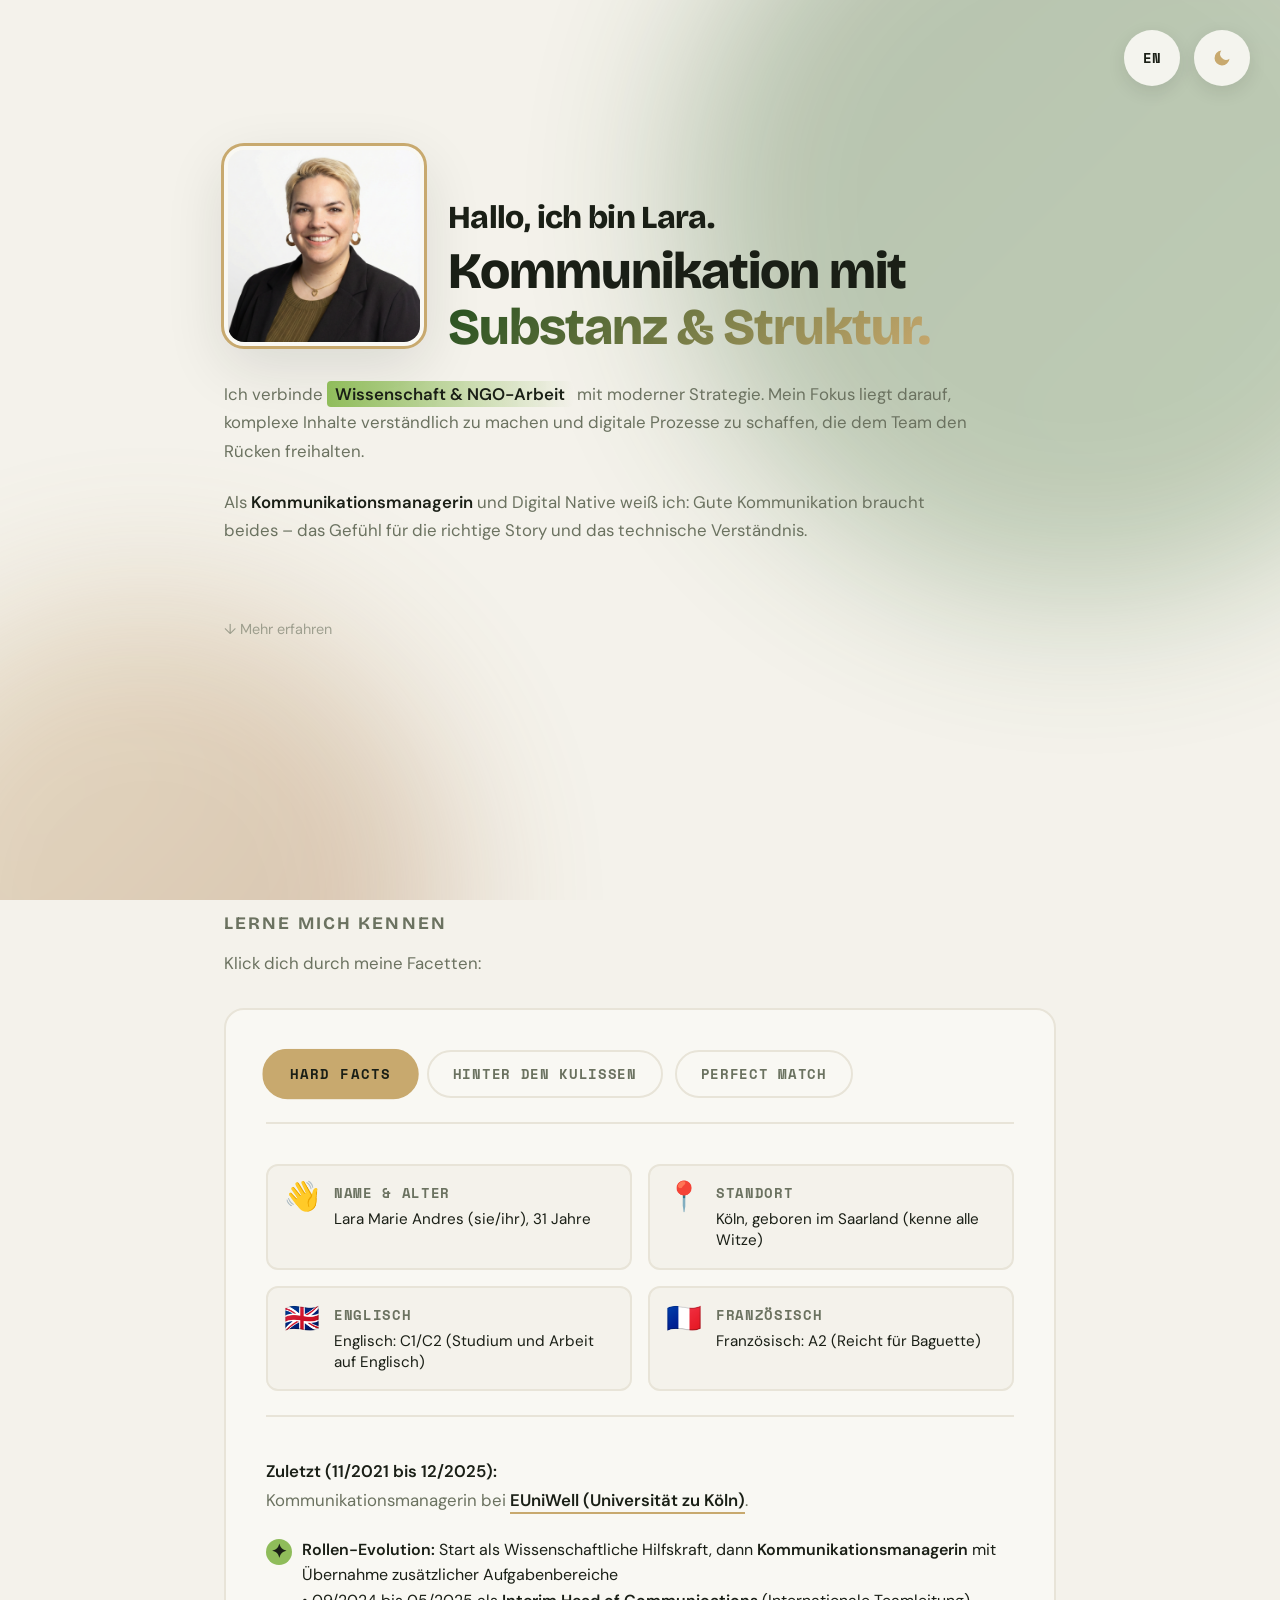
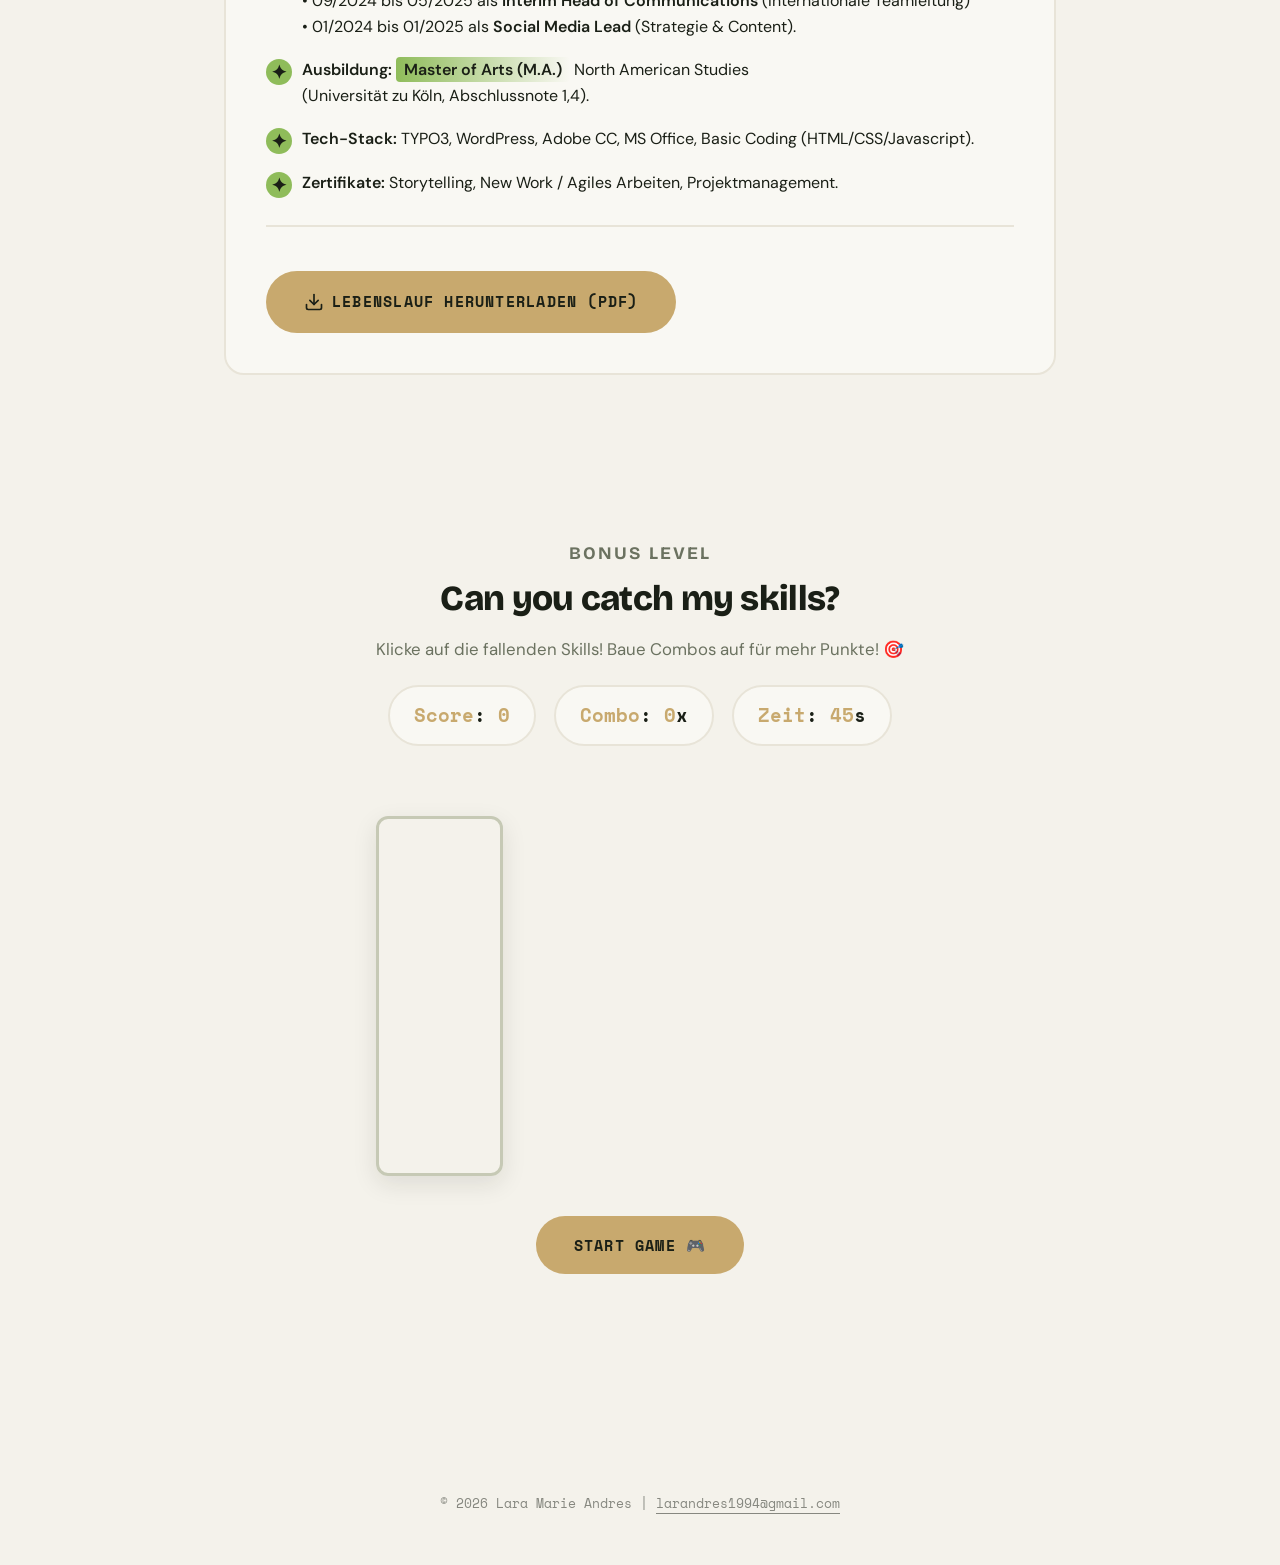
<file: index.html>
<!DOCTYPE html>
<html lang="de">
<head>
    <meta charset="UTF-8">
    <meta name="viewport" content="width=device-width, initial-scale=1.0">
    <title>Lara Marie Andres | Portfolio</title>
    
    <link rel="preconnect" href="https://fonts.googleapis.com">
    <link rel="preconnect" href="https://fonts.gstatic.com" crossorigin>
    <link href="https://fonts.googleapis.com/css2?family=Inter:wght@400;500;600&family=Space+Grotesk:wght@500;700&display=swap" rel="stylesheet">

    <link rel="stylesheet" href="style.css">
    <style>
  /* Minimale Inline-Styles */
  .canvas-wrapper { position: relative; width: 100%; height: 360px; margin: 20px auto; max-width: 900px; }
  #gameCanvas { width: 100%; height: 100%; display: block; background: transparent; border-radius: 12px; }
  .combo-display { position: absolute; left: 50%; top: 10px; transform: translateX(-50%); font-weight: 700; color: #FFD93D; text-shadow: 0 2px 8px rgba(0,0,0,0.6); opacity: 0; transition: opacity 0.2s ease; }
  .combo-display.show { opacity: 1; }
  .theme-toggle, .lang-toggle { outline: none; border: none; }
  
</style>
</head>
<body>

    <!-- Language Toggle Button -->
    <button class="lang-toggle" id="langToggle" aria-label="Switch Language">
        <span class="lang-text">EN</span>
    </button>

    <!-- Dark Mode Toggle Button -->
    <button class="theme-toggle" id="themeToggle" aria-label="Toggle Dark Mode">
        <svg class="moon-svg" viewBox="0 0 24 24" width="22" height="22" fill="currentColor" aria-hidden="true" focusable="false">
            <path d="M21 12.79A9 9 0 1111.21 3 7 7 0 0021 12.79z"></path>
        </svg>
        <svg class="sun-svg" viewBox="0 0 24 24" width="22" height="22" aria-hidden="true" focusable="false">
            <g fill="none" stroke="currentColor" stroke-width="1.6" stroke-linecap="round" stroke-linejoin="round">
                <circle cx="12" cy="12" r="4" fill="currentColor"/>
                <line x1="12" y1="1.5" x2="12" y2="4.2"/>
                <line x1="12" y1="19.8" x2="12" y2="22.5"/>
                <line x1="4.7" y1="4.7" x2="6.6" y2="6.6"/>
                <line x1="17.4" y1="17.4" x2="19.3" y2="19.3"/>
                <line x1="1.5" y1="12" x2="4.2" y2="12"/>
                <line x1="19.8" y1="12" x2="22.5" y2="12"/>
                <line x1="4.7" y1="19.3" x2="6.6" y2="17.4"/>
                <line x1="17.4" y1="6.6" x2="19.3" y2="4.7"/>
            </g>
        </svg>
    </button>

    <div class="container">
        
<section class="visible hero-section" style="min-height: 90vh;">
    <div class="hero-content-centered">
        <div class="hero-image-inline">
            <img src="Bewerbung_Quadrat.png" alt="Lara Marie Andres" class="hero-profile-img-inline">
        </div>
        
        <div class="hero-text-inline">
            <h2 data-i18n="hero-greeting">Hallo, ich bin Lara.</h2>
            <h1>
                <span data-i18n="hero-title">Kommunikation mit</span><br>
                <span class="text-gradient" data-i18n="hero-title-gradient">Substanz & Struktur.</span>
            </h1>
        </div>
    </div>
    
    <div class="hero-description">
        <p data-i18n="hero-p1">
            Ich verbinde <span class="highlight">Wissenschaft &amp; NGO-Arbeit</span> mit moderner Strategie. 
            Mein Fokus liegt darauf, komplexe Inhalte verständlich zu machen und digitale Prozesse zu schaffen, die dem Team den Rücken freihalten.
        </p>
        
        <p data-i18n="hero-p2">
            Als <strong>Kommunikationsmanagerin</strong> und Digital Native weiß ich: Gute Kommunikation braucht beides – das Gefühl für die richtige Story und das technische Verständnis.
        </p>
    </div>

    <p class="scroll-hint" data-i18n="scroll-hint" onclick="document.querySelector('section:nth-of-type(2)').scrollIntoView({behavior: 'smooth'})" style="font-size: 0.9rem; margin-top: 50px; opacity: 0.6;">
        ↓ Mehr erfahren
    </p>
</section>

<!-- DECORATIVE RIBBON BACKGROUND -->
<div class="ribbon-bg" aria-hidden="true">
    <div class="ribbon-layer ribbon-1"></div>
    <div class="ribbon-layer ribbon-2"></div>
    <div class="ribbon-layer ribbon-3"></div>
</div>

        <section>
    <h3 data-i18n="section-title">Lerne mich kennen</h3>
    <p style="margin-bottom: 30px;" data-i18n="section-subtitle">Klick dich durch meine Facetten:</p>
    
    <div class="tabs-container">
        <div class="tab-buttons">
            <button class="tab-btn active" onclick="openTab(event, 'hard-facts')" data-i18n="tab-hard-facts">Hard Facts</button>
            <button class="tab-btn" onclick="openTab(event, 'behind-scenes')" data-i18n="tab-behind-scenes">Hinter den Kulissen</button>
            <button class="tab-btn" onclick="openTab(event, 'perfect-match')" data-i18n="tab-perfect-match">Perfect Match</button>
        </div>

        <div id="hard-facts" class="tab-content active">
            <div class="info-cards-grid">
                <div class="info-card">
                    <span class="info-icon">👋</span>
                    <div class="info-content">
                        <strong data-i18n="bs-name-label">Name & Alter</strong>
                        <span data-i18n="bs-name">Lara Marie Andres (sie/ihr), 31 Jahre</span>
                    </div>
                </div>
                
                <div class="info-card">
                    <span class="info-icon">📍</span>
                    <div class="info-content">
                        <strong data-i18n="bs-location-label">Standort</strong>
                        <span data-i18n="bs-location">Köln, geboren im Saarland (kenne alle Witze)</span>
                    </div>
                </div>
                
                <div class="info-card">
                    <span class="info-icon">🇬🇧</span>
                    <div class="info-content">
                        <strong data-i18n="bs-english-label">Englisch</strong>
                        <span data-i18n="bs-english">C1/C2 (Studium und Arbeit auf Englisch)</span>
                    </div>
                </div>
                
                <div class="info-card">
                    <span class="info-icon">🇫🇷</span>
                    <div class="info-content">
                        <strong data-i18n="bs-french-label">Französisch</strong>
                        <span data-i18n="bs-french">A2 (Reicht für Baguette)</span>
                    </div>
                </div>
            </div>
            
                <p data-i18n="hf-intro"><strong>Zuletzt (11/2021 bis 12/2025):</strong><br>
                Kommunikationsmanagerin bei <a href="https://www.euniwell.eu/" target="_blank" rel="noopener noreferrer" class="highlight-link">EUniWell (Universität zu Köln)</a>.</p>
            
            <ul class="check-list">
                <li data-i18n="hf-role"><strong>Rollen-Evolution:</strong> Start als Wissenschaftliche Hilfskraft, dann <strong>Kommunikationsmanagerin</strong> mit Übernahme zusätzlicher Aufgabenbereiche<br>
                    • 09/2024 bis 05/2025 <strong>Interim Head of Communications</strong> (Internationale Teamleitung)<br>
                    • 01/2024 bis 01/2025 <strong>Social Media Lead</strong> (Strategie &amp; Content).
                </li>
                <li data-i18n="hf-education"><strong>Ausbildung:</strong> <span class="highlight">Master of Arts (M.A.)</span> North American Studies<br>
                    (Universität zu Köln, Abschlussnote 1,4).
                </li>
                <li data-i18n="hf-tech"><strong>Tech-Stack:</strong> TYPO3, WordPress, Adobe CC, MS Office, Basic Coding (HTML/CSS/Javascript).</li>
                <li data-i18n="hf-certs"><strong>Zertifikate:</strong> Storytelling, New Work / Agiles Arbeiten, Projektmanagement.</li>
            </ul>
            
            <div style="margin-top: 30px; padding-top: 20px; border-top: 2px solid var(--warm-gray);">
                <a href="260313_Lebenslauf_Andres_LaraMarie.pdf" download class="btn" style="display: inline-flex; align-items: center; gap: 8px;">
                    <svg width="20" height="20" viewBox="0 0 24 24" fill="none" stroke="currentColor" stroke-width="2" stroke-linecap="round" stroke-linejoin="round">
                        <path d="M21 15v4a2 2 0 0 1-2 2H5a2 2 0 0 1-2-2v-4"></path>
                        <polyline points="7 10 12 15 17 10"></polyline>
                        <line x1="12" y1="15" x2="12" y2="3"></line>
                    </svg>
                    <span data-i18n="download-cv">Lebenslauf herunterladen (PDF)</span>
                </a>
            </div>
        </div>

        <div id="behind-scenes" class="tab-content">
            <p data-i18n="bs-mindset-title"><strong>Mein Mindset & Motivation:</strong></p>
            <ul class="check-list">
                <li data-i18n="bs-mindset-1"><strong>Haltung:</strong> Ich verstehe mich als Feministin und blicke <span class="highlight">intersektional</span> auf die Welt. Mein Studium hat meinen Blick für gesellschaftliche Zusammenhänge geschärft.</li>
                <li data-i18n="bs-mindset-2"><strong>Engagement:</strong> Queere Rechte sind mir ein echtes Anliegen. Beim <a href="https://www.schmit-z.de/" target="_blank" rel="noopener noreferrer" class="highlight-link">SCHMIT-Z e.V.</a> habe ich gelernt, wie wichtig Sichtbarkeit ist – und wie man sie schafft.</li>                
                <li data-i18n="bs-mindset-3"><strong>Tech-Neugier:</strong> Ich bin der Typ Mensch, der wissen will, <i>wie</i> es funktioniert. Deshalb der VHS-Kurs in Programmierung. Ich nutze Tools nicht nur, ich denke sie mit.</li>
            </ul>

            <div class="info-box" style="padding: var(--spacing-l);">                       
                <strong data-i18n="bs-else-title">Und sonst so?</strong>
                
                <p style="font-size: 0.95rem; margin: 12px 0 20px 0;" data-i18n="bs-else-text">
                    Ich bin sehr tierlieb und gerne draußen unterwegs. Kreativ bin ich beim Töpfern und Linolschnitt tätig. Meine große Reiseliebe kommt aus meinem interkulturellen Interesse – neue Orte und Menschen inspirieren mich.
                </p>
                
                <div class="photo-gallery">
                    <div class="photo-item">
                        <img src="foto_natur.jpg" alt="Draußen in der Natur" class="gallery-img">
                        <p class="photo-caption" data-i18n="photo-nature">Outdoor-Liebe 🌲</p>
                    </div>
                    <div class="photo-item">
                        <img src="foto_kreativ.jpg" alt="Kreative Arbeit" class="gallery-img">
                        <p class="photo-caption" data-i18n="photo-creative">Kreativ tätig 🎨</p>
                    </div>
                    <div class="photo-item">
                        <img src="foto_reise.jpg" alt="Auf Reisen" class="gallery-img">
                        <p class="photo-caption" data-i18n="photo-travel">Weltentdecker ✈️</p>
                    </div>
                </div>
            </div>
        </div>

        <div id="perfect-match" class="tab-content">
            <p data-i18n="pm-title"><strong>Was ich suche:</strong></p>
            <p data-i18n="pm-intro">Köln ist meine Homebase. Aber gute Arbeit macht nicht an der Stadtgrenze halt. Ich suche eine Aufgabe mit <span class="highlight">Wirkung</span>.</p>
            
            <ul class="check-list">
                <li data-i18n="pm-environment"><strong>Das Umfeld:</strong> Meine Wurzeln liegen im Non-Profit-Sektor. Aber ich muss dort nicht bleiben. Ein <strong>wertebasiertes Unternehmen</strong> reizt mich genauso.</li>
                <li data-i18n="pm-location"><strong>Ort & Modus:</strong> Ob Köln, Bonn, Düsseldorf oder die Region – für den richtigen Job bin ich natürlich gerne mobil. <strong>Hybrid & Remote</strong> sind für mich möglich.</li>
                <li data-i18n="pm-culture"><strong>Die Kultur:</strong> Ich suche ein Team, das "New Work" wirklich lebt. Offenheit, Humor und der Wille, Dinge besser zu machen, sind mir wichtiger als starre Hierarchien.</li>
            </ul>

            <div style="margin-top: 30px; padding: var(--spacing-m); background: var(--surface); border-radius: var(--radius-soft); border: 2px solid var(--warm-gray);">
                <strong data-i18n="pm-availability-title" style="display: block; margin-bottom: 16px; font-size: 1.05rem;">Verfügbarkeit & Rahmenbedingungen:</strong>
                
                <div class="availability-grid">
                    <div class="availability-item">
                        <span class="availability-icon">📅</span>
                        <div>
                            <strong data-i18n="pm-start-label">Start:</strong>
                            <span data-i18n="pm-start-value">Ab sofort</span>
                        </div>
                    </div>
                    
                    <div class="availability-item">
                        <span class="availability-icon">⏰</span>
                        <div>
                            <strong data-i18n="pm-type-label">Anstellung:</strong>
                            <span data-i18n="pm-type-value">Vollzeit oder Teilzeit ab 30h/Woche</span>
                        </div>
                    </div>
                    
                    <div class="availability-item">
                        <span class="availability-icon">✈️</span>
                        <div>
                            <strong data-i18n="pm-travel-label">Reisebereitschaft:</strong>
                            <span data-i18n="pm-travel-value">Gelegentliche Dienstreisen kein Problem</span>
                        </div>
                    </div>
                </div>
            </div>
            
            <div style="margin-top: 30px;">
                <a href="mailto:larandres1994@gmail.com" class="btn" data-i18n="pm-cta">Lass uns sprechen →</a>
            </div>
        </div>
    </div>
</section>

<!-- MINI GAME SECTION -->
<section style="min-height: 100vh; position: relative;">
    <div class="container">
        <h3 style="text-align: center;" data-i18n="game-title">Bonus Level</h3>
        <h2 style="text-align: center;" data-i18n="game-subtitle">Can you catch my skills?</h2>
        <p style="text-align: center;" data-i18n="game-desc">Klicke auf die fallenden Skills! Baue Combos auf für mehr Punkte! 🎯</p>
        
        <div class="game-container">
            <div class="game-stats" style="display:flex; justify-content:center; gap:18px; margin-bottom:10px;">
                <div class="stat"><span data-i18n="game-score">Score</span>: <span id="score">0</span></div>
                <div class="stat"><span data-i18n="game-combo">Combo</span>: <span id="combo">0</span>x</div>
                <div class="stat"><span data-i18n="game-time">Zeit</span>: <span id="timer">45</span>s</div>
            </div>
            
            <div class="achievements" id="achievements" style="text-align:center;"></div>
            
            <div class="canvas-wrapper">
                <canvas id="gameCanvas"></canvas>
                <div id="comboDisplay" class="combo-display"></div>
            </div>
            
            <div style="text-align:center;">
                <button class="btn" id="startGame" style="margin-top: 20px;" data-i18n="game-start">
                    Start Game 🎮
                </button>
            </div>
            
            <div id="gameOver" class="game-over hidden" style="max-width:700px; margin: 20px auto;">
                <h2 id="finalScore"></h2>
                <p id="gameMessage"></p>
                <div id="badgesEarned" class="badges-earned"></div>
                <div style="margin-top:12px;">
                    <button class="btn" id="playAgain" data-i18n="game-play-again">Play Again</button>
                </div>
            </div>
        </div>
    </div>
</section>
    

    <footer style="padding: 50px 0; text-align: center; opacity: 0.5; font-size: 0.8rem; border-top: 1px solid var(--border-color);">
        &copy; 2026 Lara Marie Andres | <a href="mailto:larandres1994@gmail.com" style="color: inherit; text-decoration: none;" data-i18n="footer-contact">larandres1994@gmail.com</a><br>
    </footer>

<script src="js/main.js"></script>

</body>
</html>
</file>
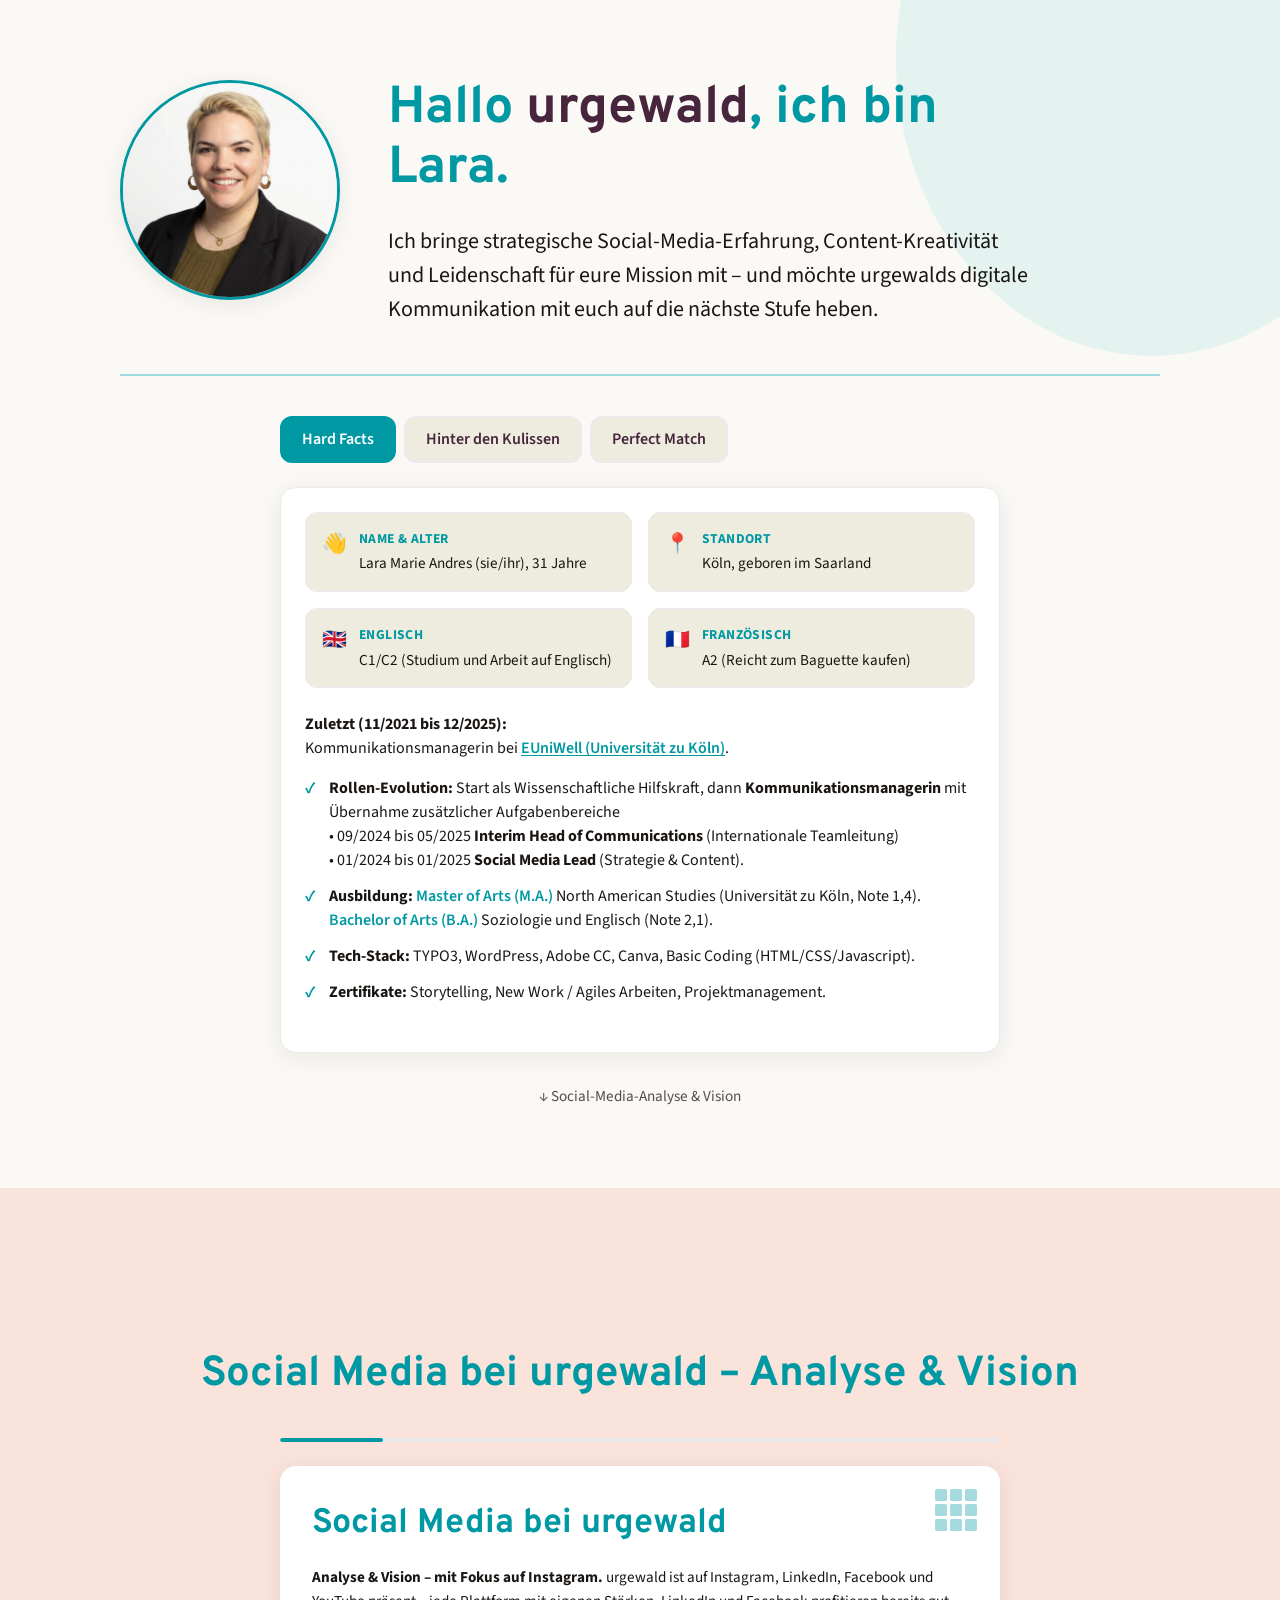
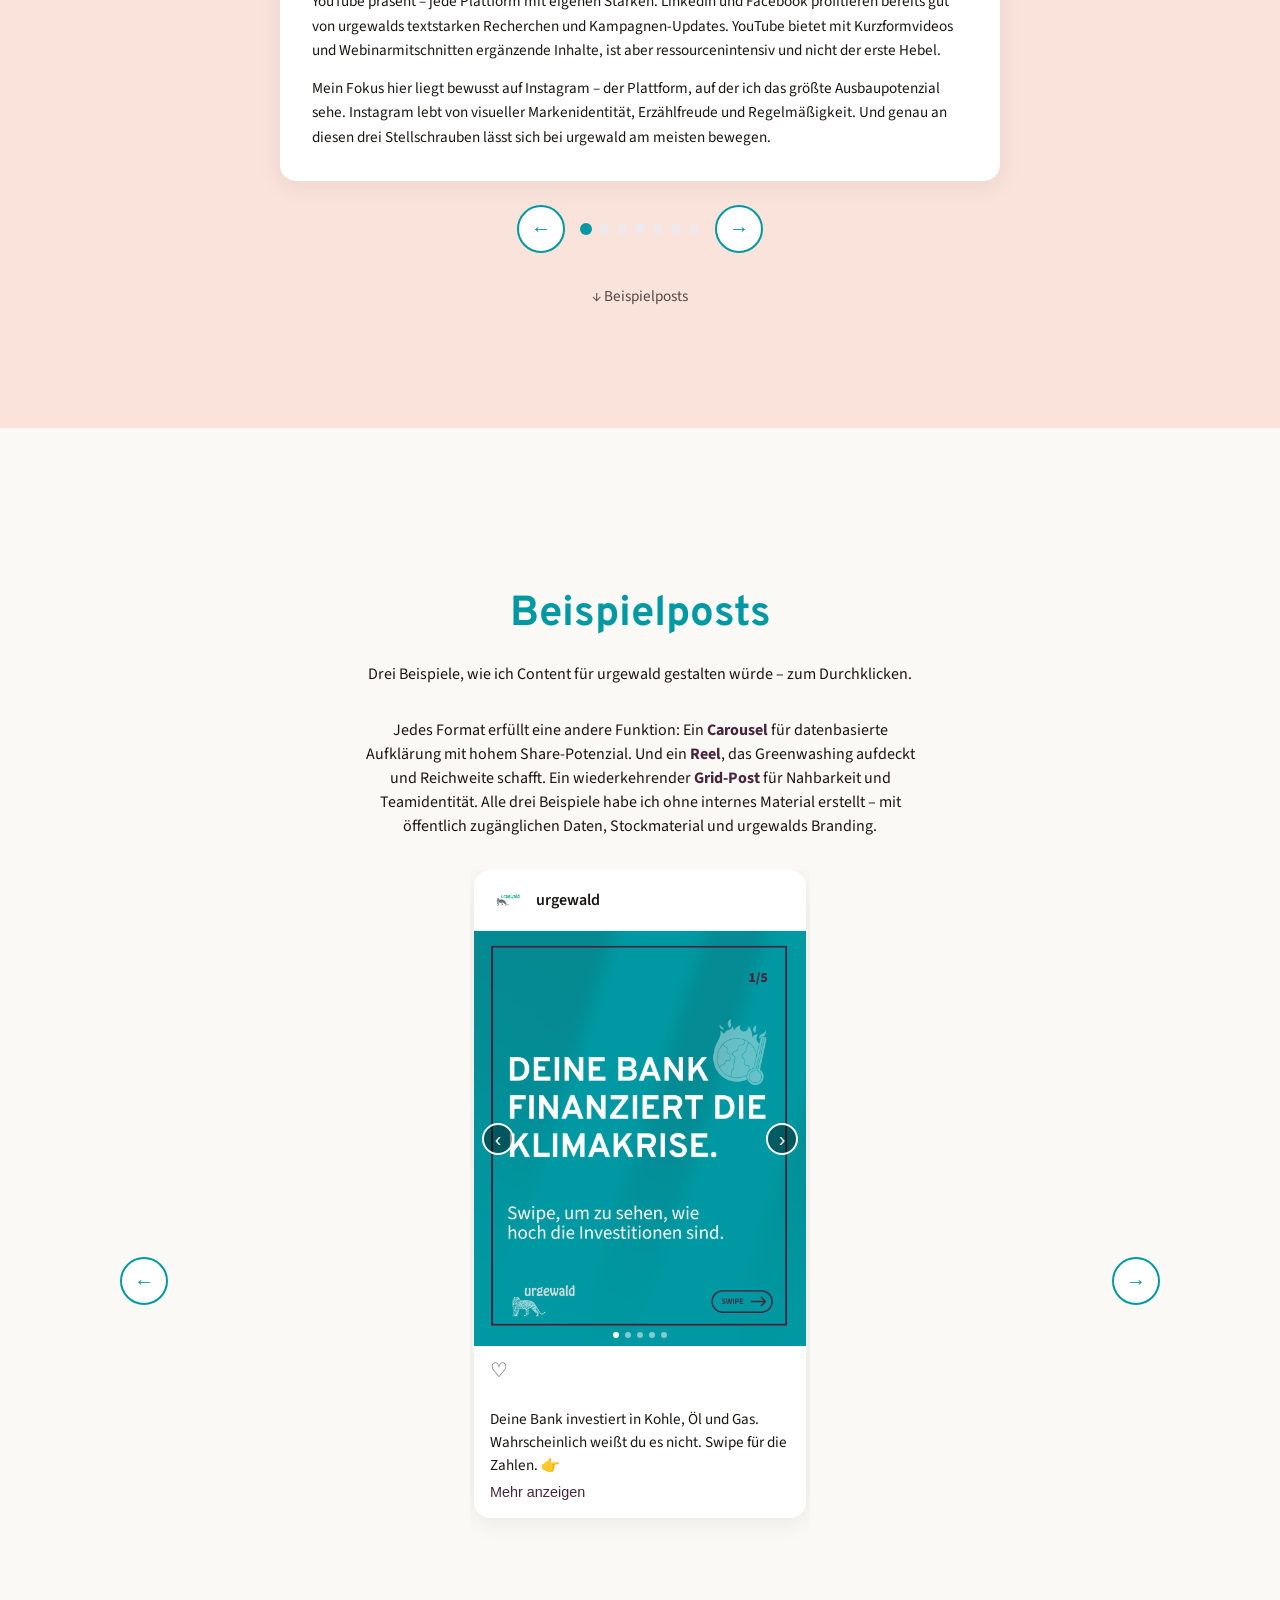
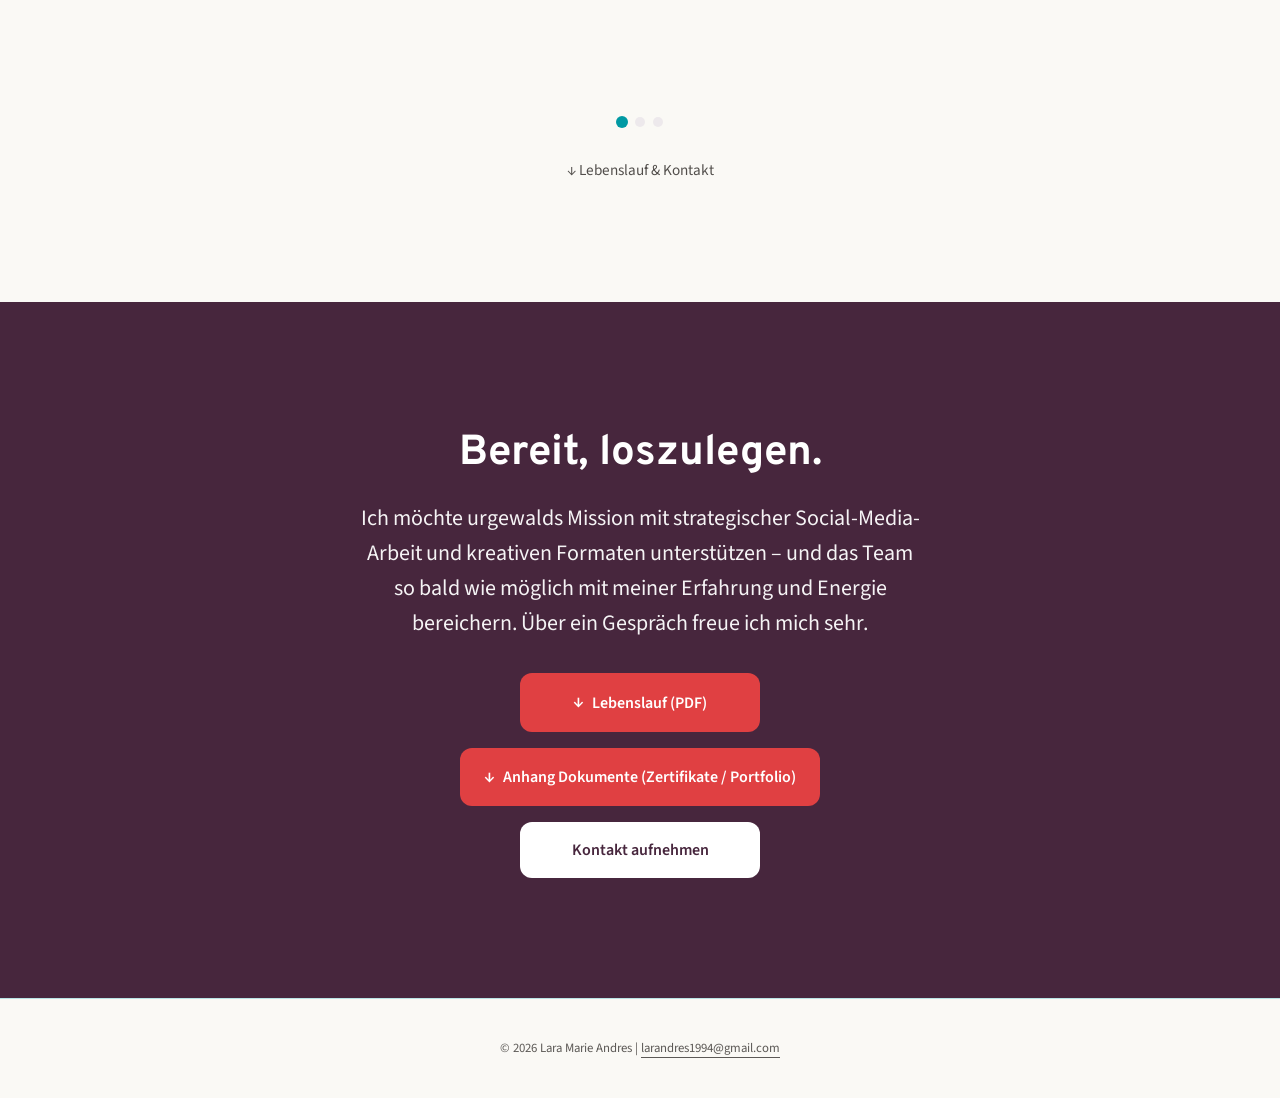
<file: urgewald/index.html>
<!DOCTYPE html>
<html lang="de">
<head>
  <meta charset="UTF-8">
  <meta name="viewport" content="width=device-width, initial-scale=1.0">
  <title>Lara Marie Andres | Bewerbung Social Media – urgewald</title>
  <link rel="preconnect" href="https://fonts.googleapis.com">
  <link rel="preconnect" href="https://fonts.gstatic.com" crossorigin>
  <link href="https://fonts.googleapis.com/css2?family=Overpass:wght@400;600;700&family=Source+Sans+3:wght@400;600;700&display=swap" rel="stylesheet">
  <link rel="stylesheet" href="css/style.css">
</head>
<body>
  <main>
    <!-- Sektion 1: Hero + Lerne mich kennen -->
    <section class="section-hero revealed" id="hero">
      <div class="hero-accent" aria-hidden="true"></div>
      <div class="container hero-inner">
        <!-- Intro-Block -->
        <div class="hero-content">
          <div class="hero-image-block">
            <div class="hero-image-wrap">
              <img src="../Bewerbung_Quadrat.png" alt="Lara Marie Andres" class="hero-profile-img">
            </div>
          </div>
          <div class="hero-text">
            <h1 class="hero-headline">Hallo <span class="hero-headline-accent">urgewald</span>, ich bin Lara.</h1>
            <p class="hero-pitch">
              Ich bringe strategische Social-Media-Erfahrung, Content-Kreativität und Leidenschaft für eure Mission mit – und möchte urgewalds digitale Kommunikation mit euch auf die nächste Stufe heben.
            </p>
          </div>
        </div>

        <!-- Lerne mich kennen (Tabs wie Hauptseite) -->
        <div class="hero-know-me">
          <div class="tabs-container">
            <div class="tab-buttons" role="tablist">
              <button type="button" class="tab-btn active" role="tab" aria-selected="true" aria-controls="ugw-hard-facts" id="tab-hard" onclick="openTab(event, 'ugw-hard-facts')">Hard Facts</button>
              <button type="button" class="tab-btn" role="tab" aria-selected="false" aria-controls="ugw-behind-scenes" id="tab-behind" onclick="openTab(event, 'ugw-behind-scenes')">Hinter den Kulissen</button>
              <button type="button" class="tab-btn" role="tab" aria-selected="false" aria-controls="ugw-perfect-match" id="tab-match" onclick="openTab(event, 'ugw-perfect-match')">Perfect Match</button>
            </div>

            <div id="ugw-hard-facts" class="tab-content active" role="tabpanel" aria-labelledby="tab-hard">
              <div class="info-cards-grid">
                <div class="info-card">
                  <span class="info-icon">👋</span>
                  <div class="info-content">
                    <strong>Name & Alter</strong>
                    <span>Lara Marie Andres (sie/ihr), 31 Jahre</span>
                  </div>
                </div>
                <div class="info-card">
                  <span class="info-icon">📍</span>
                  <div class="info-content">
                    <strong>Standort</strong>
                    <span>Köln, geboren im Saarland</span>
                  </div>
                </div>
                <div class="info-card">
                  <span class="info-icon">🇬🇧</span>
                  <div class="info-content">
                    <strong>Englisch</strong>
                    <span>C1/C2 (Studium und Arbeit auf Englisch)</span>
                  </div>
                </div>
                <div class="info-card">
                  <span class="info-icon">🇫🇷</span>
                  <div class="info-content">
                    <strong>Französisch</strong>
                    <span>A2 (Reicht zum Baguette kaufen)</span>
                  </div>
                </div>
              </div>
              <p class="tab-intro"><strong>Zuletzt (11/2021 bis 12/2025):</strong><br>
              Kommunikationsmanagerin bei <a href="https://www.euniwell.eu/" target="_blank" rel="noopener noreferrer" class="ugw-link">EUniWell (Universität zu Köln)</a>.</p>
              <ul class="check-list">
                <li><strong>Rollen-Evolution:</strong> Start als Wissenschaftliche Hilfskraft, dann <strong>Kommunikationsmanagerin</strong> mit Übernahme zusätzlicher Aufgabenbereiche<br>
                  • 09/2024 bis 05/2025 <strong>Interim Head of Communications</strong> (Internationale Teamleitung)<br>
                  • 01/2024 bis 01/2025 <strong>Social Media Lead</strong> (Strategie &amp; Content).</li>
                <li><strong>Ausbildung:</strong> <span class="highlight">Master of Arts (M.A.)</span> North American Studies (Universität zu Köln, Note 1,4). <span class="highlight">Bachelor of Arts (B.A.)</span> Soziologie und Englisch (Note 2,1).</li>
                <li><strong>Tech-Stack:</strong> TYPO3, WordPress, Adobe CC, Canva, Basic Coding (HTML/CSS/Javascript).</li>
                <li><strong>Zertifikate:</strong> Storytelling, New Work / Agiles Arbeiten, Projektmanagement.</li>
              </ul>
            </div>

            <div id="ugw-behind-scenes" class="tab-content" role="tabpanel" aria-labelledby="tab-behind">
              <p><strong>Mein Mindset & Motivation:</strong></p>
              <ul class="check-list">
                <li><strong>Haltung:</strong> Ich verstehe mich als Feministin und blicke <span class="highlight">intersektional</span> auf die Welt. Mein Studium hat meinen Blick für gesellschaftliche Zusammenhänge geschärft.</li>
                <li><strong>Engagement:</strong> Queere Rechte sind mir ein echtes Anliegen. Beim <a href="https://www.schmit-z.de/" target="_blank" rel="noopener noreferrer" class="ugw-link">SCHMIT-Z e.V.</a> habe ich gelernt, wie wichtig Sichtbarkeit ist – und wie man sie schafft.</li>
                <li><strong>Tech-Neugier:</strong> Ich bin der Typ Mensch, der wissen will, <em>wie</em> es funktioniert. Deshalb der VHS-Kurs in Programmierung. Ich nutze Tools nicht nur, ich denke sie mit.</li>
              </ul>
              <div class="info-box">
                <strong>Und sonst so?</strong>
                <p>Ich bin sehr tierlieb und gerne draußen unterwegs. Kreativ bin ich beim Töpfern und Linolschnitt tätig. Meine große Reiseliebe kommt aus meinem interkulturellen Interesse – neue Orte und Menschen inspirieren mich.</p>
                <div class="photo-gallery">
                  <div class="photo-item">
                    <img src="../foto_natur.jpg" alt="Draußen in der Natur" class="gallery-img">
                    <p class="photo-caption">Outdoor-Liebe 🌲</p>
                  </div>
                  <div class="photo-item">
                    <img src="../foto_kreativ.jpg" alt="Kreative Arbeit" class="gallery-img">
                    <p class="photo-caption">Kreativ tätig 🎨</p>
                  </div>
                  <div class="photo-item">
                    <img src="../foto_reise.jpg" alt="Auf Reisen" class="gallery-img">
                    <p class="photo-caption">Weltentdeckerin 🚄</p>
                  </div>
                </div>
              </div>
            </div>

            <div id="ugw-perfect-match" class="tab-content" role="tabpanel" aria-labelledby="tab-match">
              <p><strong>Was ich suche:</strong></p>
              <p>Köln ist meine Homebase. Ich suche eine Aufgabe mit <span class="highlight">Wirkung</span> – genau wie bei urgewald.</p>
              <ul class="check-list">
                <li><strong>Das Umfeld:</strong> Meine Wurzeln liegen im Non-Profit-Sektor. Ein <strong>wertebasiertes</strong> Team wie eures reizt mich besonders.</li>
                <li><strong>Ort & Modus:</strong> Köln passt perfekt. <strong>Hybrid & Remote</strong> sind für mich selbstverständlich – und zu Terminen reise ich gerne.</li>
                <li><strong>Die Kultur:</strong> Offenheit, Humor und der Wille, Dinge besser zu machen – das lebe ich. Lösungsorientierte Kritik und strukturiertes Feedback schätze ich.</li>
              </ul>
              <div class="availability-box">
                <strong class="availability-title">Verfügbarkeit & Rahmenbedingungen</strong>
                <div class="availability-grid">
                  <div class="availability-card">
                    <span class="availability-icon">📅</span>
                    <span class="availability-label">Start</span>
                    <span class="availability-value">So bald wie möglich</span>
                  </div>
                  <div class="availability-card">
                    <span class="availability-icon">⏰</span>
                    <span class="availability-label">Stunden</span>
                    <span class="availability-value">32–38,5 möglich</span>
                  </div>
                  <div class="availability-card">
                    <span class="availability-icon">🚄</span>
                    <span class="availability-label">Reisebereitschaft</span>
                    <span class="availability-value">Ja, kein Problem</span>
                  </div>
                </div>
              </div>
            </div>
          </div>
        </div>

        <p class="scroll-hint" onclick="document.querySelector('.section-slides').scrollIntoView({behavior:'smooth'})">
          ↓ Social-Media-Analyse &amp; Vision
        </p>
      </div>
    </section>
    <!-- Sektion 2: Slide-Präsentation -->
    <section class="section-slides" id="slides">
      <div class="container">
        <h2 class="slides-section-title">Social Media bei urgewald – Analyse & Vision</h2>
        <div class="slides-wrapper">
          <div class="slides-progress" role="progressbar" aria-valuenow="1" aria-valuemin="1" aria-valuemax="7">
            <div class="slides-progress-bar" id="slidesProgressBar"></div>
          </div>
          <div class="slides-viewport">
            <div class="slide active" data-slide="1">
              <div class="slide-card">
                <span class="slide-picto" aria-hidden="true">
                  <svg viewBox="0 0 32 32" fill="currentColor" width="48" height="48"><rect x="2" y="2" width="8" height="8" rx="1"/><rect x="12" y="2" width="8" height="8" rx="1"/><rect x="22" y="2" width="8" height="8" rx="1"/><rect x="2" y="12" width="8" height="8" rx="1"/><rect x="12" y="12" width="8" height="8" rx="1"/><rect x="22" y="12" width="8" height="8" rx="1"/><rect x="2" y="22" width="8" height="8" rx="1"/><rect x="12" y="22" width="8" height="8" rx="1"/><rect x="22" y="22" width="8" height="8" rx="1"/></svg>
                </span>
                <h3>Social Media bei urgewald</h3>
                <div class="slide-body">
                  <p><strong>Analyse & Vision – mit Fokus auf Instagram.</strong> urgewald ist auf Instagram, LinkedIn, Facebook und YouTube präsent – jede Plattform mit eigenen Stärken. LinkedIn und Facebook profitieren bereits gut von urgewalds textstarken Recherchen und Kampagnen-Updates. YouTube bietet mit Kurzformvideos und Webinarmitschnitten ergänzende Inhalte, ist aber ressourcenintensiv und nicht der erste Hebel.</p>
                  <p>Mein Fokus hier liegt bewusst auf Instagram – der Plattform, auf der ich das größte Ausbaupotenzial sehe. Instagram lebt von visueller Markenidentität, Erzählfreude und Regelmäßigkeit. Und genau an diesen drei Stellschrauben lässt sich bei urgewald am meisten bewegen.</p>
                </div>
              </div>
            </div>
            <div class="slide" data-slide="2">
              <div class="slide-card">
                <span class="slide-picto" aria-hidden="true">
                  <svg viewBox="0 0 32 32" fill="none" stroke="currentColor" stroke-width="1.5" stroke-linecap="round" stroke-linejoin="round" width="48" height="48"><line x1="16" y1="0.5" x2="16" y2="4.5"/><line x1="8" y1="4" x2="10" y2="6"/><line x1="24" y1="4" x2="22" y2="6"/><circle cx="16" cy="11" r="7"/><path d="M13 18h6l1 4H12l1-4z"/></svg>
                </span>
                <h3>Was läuft gut</h3>
                <div class="slide-body">
                  <p><strong>Starke inhaltliche Substanz – und Inhalte, die ankommen.</strong> Was vielen Organisationen auf Social Media fehlt, hat urgewald im Überfluss: brisante Recherchen, harte Zahlen und echte Kampagnenerfolge. Dass daraus wirksamer Content werden kann, zeigt <a href="https://www.instagram.com/p/DUA5lpFCEUA/?img_index=1" target="_blank" rel="noopener noreferrer">dieser Eigen-Post zum Milliarden-Deal von Energy Transfer mit der Deutschen Bank</a>: „Milliarden-Deal mit Klimakiller und Deutsche Bank mal wieder dabei…" – starke Hook, atmosphärisches Bild, Swipe-Aufforderung. 467 Likes, 74 Shares, 169 Saves. Das sind Zahlen, die zeigen: Wenn urgewald in einem eigenständigen Format mit klarer Handschrift postet, funktioniert das hervorragend. Dieser Post ist die Blaupause – davon braucht es mehr.</p>
                </div>
              </div>
            </div>
            <div class="slide" data-slide="3">
              <div class="slide-card">
                <span class="slide-picto" aria-hidden="true">
                  <svg viewBox="0 0 32 32" fill="none" stroke="currentColor" stroke-width="1.25" stroke-linecap="round" width="48" height="48"><circle cx="16" cy="16" r="3"/><circle cx="16" cy="5" r="2.5"/><circle cx="24" cy="9" r="2.5"/><circle cx="27" cy="16" r="2.5"/><circle cx="24" cy="23" r="2.5"/><circle cx="16" cy="27" r="2.5"/><circle cx="8" cy="23" r="2.5"/><circle cx="5" cy="16" r="2.5"/><circle cx="8" cy="9" r="2.5"/><line x1="16" y1="16" x2="16" y2="7"/><line x1="16" y1="16" x2="21.5" y2="10.5"/><line x1="16" y1="16" x2="24.5" y2="16"/><line x1="16" y1="16" x2="21.5" y2="21.5"/><line x1="16" y1="16" x2="16" y2="24.5"/><line x1="16" y1="16" x2="10.5" y2="21.5"/><line x1="16" y1="16" x2="7.5" y2="16"/><line x1="16" y1="16" x2="10.5" y2="10.5"/><line x1="16" y1="7" x2="10.5" y2="10.5"/><line x1="16" y1="7" x2="21.5" y2="10.5"/><line x1="21.5" y1="10.5" x2="24.5" y2="16"/><line x1="24.5" y1="16" x2="21.5" y2="21.5"/><line x1="21.5" y1="21.5" x2="16" y2="24.5"/><line x1="16" y1="24.5" x2="10.5" y2="21.5"/><line x1="10.5" y1="21.5" x2="7.5" y2="16"/><line x1="7.5" y1="16" x2="10.5" y2="10.5"/><line x1="10.5" y1="10.5" x2="16" y2="7"/></svg>
                </span>
                <h3>Was läuft gut</h3>
                <div class="slide-body">
                  <p><strong>Starkes Netzwerk & kluge Kooperationen.</strong> urgewald kooperiert bereits regelmäßig mit reichweitenstarken Accounts – darunter <a href="https://www.instagram.com/campaignforukraine" target="_blank" rel="noopener noreferrer">@campaignforukraine</a> (20,5k Follower) und <a href="https://www.instagram.com/fridaysforfuture.de" target="_blank" rel="noopener noreferrer">@fridaysforfuture.de</a> (550.000+ Follower). Co-Posts mit solchen Partnern sind ein enormer Reichweiten-Hebel, gerade für einen wachsenden Account. Aus meiner Erfahrung beim Aufbau der Social-Media-Kanäle von EUniWell weiß ich: Solche Netzwerke aufzubauen dauert oft Jahre. Dass urgewald hier schon so gut aufgestellt ist, ist ein echter Vorsprung – und eine Grundlage, auf der sich strategisch aufbauen lässt.</p>
                </div>
              </div>
            </div>
            <div class="slide" data-slide="4">
              <div class="slide-card">
                <span class="slide-picto" aria-hidden="true">
                  <svg viewBox="0 0 32 32" fill="currentColor" width="48" height="48"><rect x="4" y="20" width="4" height="8" rx="0.5"/><rect x="10" y="14" width="4" height="14" rx="0.5"/><rect x="16" y="8" width="4" height="20" rx="0.5"/><rect x="22" y="14" width="4" height="14" rx="0.5"/><rect x="28" y="20" width="4" height="8" rx="0.5"/></svg>
                </span>
                <h3>Woran wir arbeiten sollten</h3>
                <div class="slide-body">
                  <p><strong>Mehr Eigen-Content, höhere Frequenz.</strong> Der Instagram-Feed zeigt aktuell einen hohen Anteil an Co-Posts – ein Zeichen der starken Netzwerkarbeit und absolut richtig so. Aber: Co-Posts allein bauen keine Marke. Wer auf urgewalds Profil landet, muss innerhalb weniger Sekunden verstehen: Das ist urgewald, das machen die, dafür stehen die.</p>
                  <p>Der Energy-Transfer-Post zeigt, wie stark urgewalds Eigen-Content performen kann – deutlich besser als die meisten Co-Posts. Der Schlüssel liegt darin, die eigene Postfrequenz deutlich zu erhöhen. Wenn von neun Posts im Grid sechs klar als urgewald-Content erkennbar sind – mit einheitlichem Design, eigener Tonalität, eigenen Formaten – dann ordnen sich Co-Posts ganz natürlich dazwischen ein, ohne das Gesamtbild zu dominieren.</p>
                  <p>Gleichzeitig ist eine höhere Frequenz essenziell für den Algorithmus: Instagram belohnt Accounts, die regelmäßig und verlässlich posten, mit mehr Sichtbarkeit. Wer drei- bis viermal pro Woche postet statt unregelmäßig, wird vom Algorithmus anders behandelt – mehr Impressions, mehr Explore-Reichweite, mehr Wachstum.</p>
                </div>
              </div>
            </div>
            <div class="slide" data-slide="5">
              <div class="slide-card">
                <span class="slide-picto" aria-hidden="true">
                  <svg viewBox="0 0 32 32" fill="none" stroke="currentColor" stroke-width="1.5" stroke-linejoin="round" width="48" height="48"><rect x="6" y="18" width="20" height="8" rx="1"/><rect x="8" y="12" width="20" height="8" rx="1"/><rect x="10" y="6" width="20" height="8" rx="1"/></svg>
                </span>
                <h3>Woran wir arbeiten sollten</h3>
                <div class="slide-body">
                  <p><strong>Neue Erzählformen & wiederkehrende Formate.</strong> Mehr Frequenz heißt nicht einfach mehr Content – sondern klügerer Content. Wiederkehrende Serien lösen gleich mehrere Probleme: Sie schaffen Wiedererkennbarkeit, erleichtern die Produktion und geben der Community Orientierung.</p>
                  <p>Beispiele, die zu urgewald passen könnten:</p>
                  <ul class="slide-list">
                    <li><strong>„Follow the Money"</strong> – Daten-Carousels, die Finanzflüsse sichtbar machen. urgewalds Kernkompetenz, übersetzt in ein visuelles Format.</li>
                    <li><strong>„Wusstest du, dass deine Bank…?"</strong> – Einzelfakten, provokant aufbereitet. Hohe Share-Wahrscheinlichkeit, niedrige Produktionsschwelle.</li>
                    <li><strong>„Gesichter von urgewald"</strong> – Campaigner*innen erzählen in 60 Sekunden, woran sie gerade arbeiten. Nahbarkeit und die Menschen hinter den Recherchen.</li>
                    <li><strong>Kampagnen-Updates</strong> – Was hat urgewald diese Woche bewegt? Ein festes Format, das Erfolge erlebbar macht.</li>
                  </ul>
                  <p>Damit Formate wiedererkennbar und konsistent wirken, ist ein <strong>verbindlicher Styleguide</strong> – für Schrift, Farben und Tonalität – unabdingbar.</p>
                  <p>Humor und Zugänglichkeit sind dabei kein Widerspruch zur Ernsthaftigkeit – Accounts wie <a href="https://www.instagram.com/katapultmagazin" target="_blank" rel="noopener noreferrer">@katapultmagazin</a> zeigen, dass gerade die Kombination aus Haltung und Leichtigkeit auf Instagram funktioniert.</p>
                </div>
              </div>
            </div>
            <div class="slide" data-slide="6">
              <div class="slide-card">
                <span class="slide-picto" aria-hidden="true">
                  <svg viewBox="0 0 32 32" fill="none" stroke="currentColor" stroke-width="1.5" stroke-linecap="round" width="48" height="48"><circle cx="16" cy="16" r="10"/><circle cx="16" cy="16" r="4"/><line x1="16" y1="6" x2="16" y2="10"/><line x1="16" y1="22" x2="16" y2="26"/><line x1="6" y1="16" x2="10" y2="16"/><line x1="22" y1="16" x2="26" y2="16"/><line x1="10" y1="10" x2="13" y2="13"/><line x1="22" y1="10" x2="19" y2="13"/><line x1="22" y1="22" x2="19" y2="19"/><line x1="10" y1="22" x2="13" y2="19"/></svg>
                </span>
                <h3>Meine Vision</h3>
                <div class="slide-body">
                  <p>Social Media nicht als Verlängerung der Pressearbeit, sondern als eigenständiges Kampagnen-Instrument.</p>
                  <ul class="slide-list">
                    <li><strong>Eigene Stimme stärken.</strong> Kooperationen bleiben ein wichtiger Reichweiten-Hebel – aber urgewald braucht daneben einen starken, regelmäßigen eigenen Content-Strom. Der Energy-Transfer-Post beweist: Wenn urgewald mit eigener Handschrift postet, übertrifft das die meisten Co-Posts an Engagement. Mehr davon.</li>
                    <li><strong>Formate, die tragen.</strong> Wiederkehrende Serien, die sowohl schnell produzierbar sind als auch visuell überzeugen. Ein System, kein Zufall. Eigen-Content als Rückgrat, Co-Posts als Reichweiten-Boost.</li>
                    <li><strong>Community aufbauen.</strong> Nicht nur senden, sondern Beziehungen pflegen. Kommentare beantworten, Interaktion fördern, Influencer*innen-Kooperationen anstoßen. Aus Follower*innen werden Unterstützer*innen – und aus Unterstützer*innen Spender*innen.</li>
                    <li><strong>Datenbasiert weiterentwickeln.</strong> Klare KPIs, regelmäßige Performance-Reviews. Nicht Reichweite um jeden Preis, sondern Reichweite, die auf urgewalds Mission einzahlt.</li>
                  </ul>
                </div>
              </div>
            </div>
            <div class="slide" data-slide="7">
              <div class="slide-card">
                <span class="slide-picto" aria-hidden="true">
                  <svg viewBox="0 0 32 32" fill="none" stroke="currentColor" stroke-width="1.5" stroke-linecap="round" stroke-linejoin="round" width="48" height="48"><path d="M5 26h8v-6h8v-6h8v-6"/></svg>
                </span>
                <h3>Erste Schritte</h3>
                <div class="slide-body">
                  <p>Ein guter Start heißt für mich: Zuerst zuhören, dann gestalten.</p>
                  <p><strong>Monat 1 – Verstehen.</strong> Gespräche mit dem Medien-Team, den Campaigner*innen und der Geschäftsführung. Welche Kampagnen stehen an? Was hat funktioniert, was nicht? Wie sieht der Workflow aus? Parallel: Audit aller Social-Media-Kanäle – Zahlen, Formate, Zielgruppen, Posting-Frequenz.</p>
                  <p><strong>Monat 2–3 – Grundlagen legen.</strong> Content-Strategie entwickeln. Erste eigene Formatserien pilotieren und die Posting-Frequenz schrittweise hochfahren. Redaktionsprozesse etablieren, die zum Team passen – nachhaltig produzierbar und konstant.</p>
                  <p><strong>Monat 4–6 – Skalieren und lernen.</strong> Formate anhand erster Performance-Daten optimieren. Neue Erzählformen testen. Influencer*innen-Kooperationen anstoßen. Erste Erfolge sichtbar machen – intern wie extern.</p>
                  <p>Aus meiner Erfahrung bei EUniWell weiß ich: Der Aufbau von Social-Media-Kanälen braucht Geduld – die ersten Monate sind selten spektakulär. Aber mit klarer Strategie, starken Formaten und dem Netzwerk, das urgewald bereits hat, bin ich überzeugt, dass die Wachstumskurve kommen wird.</p>
                </div>
              </div>
            </div>
          </div>
          <div class="slides-nav">
            <button type="button" class="slides-btn slides-btn-prev" id="slidesPrev" aria-label="Vorheriger Slide">←</button>
            <div class="slides-dots" id="slidesDots" role="tablist"></div>
            <button type="button" class="slides-btn slides-btn-next" id="slidesNext" aria-label="Nächster Slide">→</button>
          </div>
        </div>
        <p class="scroll-hint" onclick="document.querySelector('#carousel').scrollIntoView({behavior:'smooth'})">
          ↓ Beispielposts
        </p>
      </div>
    </section>
    <!-- Sektion 3: Carousel -->
    <section class="section-carousel" id="carousel">
      <div class="container">
        <h2 class="carousel-section-title">Beispielposts</h2>
        <p class="carousel-section-intro">Drei Beispiele, wie ich Content für urgewald gestalten würde – zum Durchklicken.</p>
        <p class="carousel-section-intro">Jedes Format erfüllt eine andere Funktion: Ein <span class="format-term">Carousel</span> für datenbasierte Aufklärung mit hohem Share-Potenzial. Und ein <span class="format-term">Reel</span>, das Greenwashing aufdeckt und Reichweite schafft. Ein wiederkehrender <span class="format-term">Grid-Post</span> für Nahbarkeit und Teamidentität. Alle drei Beispiele habe ich ohne internes Material erstellt – mit öffentlich zugänglichen Daten, Stockmaterial und urgewalds Branding.</p>
        <div class="carousel-outer">
          <button type="button" class="carousel-arrow carousel-arrow-prev" id="carouselPrev" aria-label="Vorheriger Post">←</button>
          <div class="carousel-viewport">
            <div class="carousel-track" id="carouselTrack">
              <article class="carousel-card">
                <div class="post-mockup">
                  <div class="post-mockup-header">
                    <img src="assets/images/urgewald-profil.png.jpg" alt="urgewald" class="post-mockup-avatar">
                    <span class="post-mockup-name">urgewald</span>
                  </div>
                  <div class="post-mockup-media post-mockup-carousel">
                    <div class="inner-carousel-viewport">
                      <div class="inner-carousel-track" data-inner-carousel>
                        <img src="assets/images/urgewald Carousel 1.png" alt="Carousel 1/5 – Deine Bank finanziert die Klimakrise">
                        <img src="assets/images/urgewald Carousel 2.png" alt="Carousel 2/5 – 3,8 Billionen">
                        <img src="assets/images/urgewald Carousel 3.png" alt="Carousel 3/5 – Deutsche Banken">
                        <img src="assets/images/urgewald Carousel 4.png" alt="Carousel 4/5 – Du kannst etwas tun">
                        <img src="assets/images/urgewald Carousel 5.png" alt="Carousel 5/5 – urgewald deckt auf">
                      </div>
                    </div>
                    <button type="button" class="inner-carousel-btn inner-carousel-prev" aria-label="Vorheriges Bild">‹</button>
                    <button type="button" class="inner-carousel-btn inner-carousel-next" aria-label="Nächstes Bild">›</button>
                    <div class="inner-carousel-dots" data-inner-dots></div>
                  </div>
                  <div class="post-mockup-metrics">
                    <button type="button" class="post-mockup-like" aria-label="Gefällt mir" data-post-like><span class="like-icon" aria-hidden="true">♡</span></button>
                  </div>
                  <div class="post-mockup-caption" data-caption>
                    <div class="caption-text">
                      <p>Deine Bank investiert in Kohle, Öl und Gas. Wahrscheinlich weißt du es nicht. Swipe für die Zahlen. 👉</p>
                      <p>3,8 Billionen Euro – so viel haben die 60 größten Banken weltweit seit dem Pariser Klimaabkommen in fossile Energien gesteckt. Darunter auch deutsche Banken: Deutsche Bank, Commerzbank, DZ Bank.</p>
                      <p>Sie vergeben Kredite an Unternehmen, die neue Kohleminen erschließen, Öl-Pipelines bauen und LNG-Terminals errichten. Gleichzeitig schmücken sie ihre Websites mit Windrädern und ESG-Versprechen.</p>
                      <p>Was du tun kannst:<br>🔍 Frag deine Bank, was sie mit deinem Geld macht.<br>🔄 Wechsle zu einer nachhaltigen Alternative.<br>📢 Teile diesen Post – denn die meisten wissen es nicht.</p>
                      <p>Quellen: Banking on Climate Chaos Report 2024, urgewald GOGEL-Datenbank (öffentlich zugänglich)</p>
                      <p>🔗 Link in Bio: Prüfe deine Bank.</p>
                      <p>#FollowTheMoney #Klimakrise #DeutscheBank #Greenwashing #urgewald #Bankenwechsel #FossilFinance</p>
                    </div>
                    <button type="button" class="caption-toggle" data-caption-toggle>Mehr anzeigen</button>
                  </div>
                </div>
              </article>
              <article class="carousel-card">
                <div class="post-mockup">
                  <div class="post-mockup-header">
                    <img src="assets/images/urgewald-profil.png.jpg" alt="urgewald" class="post-mockup-avatar">
                    <span class="post-mockup-name">urgewald</span>
                  </div>
                  <div class="post-mockup-media post-mockup-media-reel">
                    <video src="assets/images/urgewald Reel.mp4" playsinline loop preload="metadata" class="post-mockup-video" aria-label="Reel-Video" data-reel-video></video>
                    <button type="button" class="reel-play-overlay" data-reel-play aria-label="Video mit Ton abspielen">
                      <span class="reel-play-icon" aria-hidden="true">▶</span>
                      <span class="reel-play-label">Mit Ton abspielen</span>
                    </button>
                  </div>
                  <div class="post-mockup-metrics">
                    <button type="button" class="post-mockup-like" aria-label="Gefällt mir" data-post-like><span class="like-icon" aria-hidden="true">♡</span></button>
                  </div>
                  <div class="post-mockup-caption" data-caption>
                    <div class="caption-text">
                      <p>„Wir maximieren unseren Beitrag zu den Pariser Klimazielen." – Deutsche Bank, Geschäftsbericht 2024.</p>
                      <p>Die Realität? 👀</p>
                      <p>💰 Täglich 45 Mio. US-Dollar für fossile Unternehmen<br>🌊 Platz 16 der größten LNG-Finanzierer weltweit<br>🌳 Platz 4 bei Öl- und Gasbohrungen im Amazonas<br>🏭 Geschäfte mit 22 der 30 klimaschädlichsten Unternehmen der Welt</p>
                      <p>Grüne Websites, grüne Versprechen – und fossile Milliarden. Wir schauen hin.</p>
                      <p>🔗 In unserer GOGEL-Datenbank könnt ihr selbst nachschauen, welche Banken fossile Industrien finanzieren. Link in Bio.</p>
                      <p>Quelle: urgewald-Briefing „Deutsche Bank: Fossile aus Leidenschaft", Banking on Climate Chaos 2024, GOGEL</p>
                      <p>#DeutscheBank #Greenwashing #FollowTheMoney #Klimakrise #FossilFinance #urgewald #LNG #Kohle #EnergyTransfer</p>
                    </div>
                    <button type="button" class="caption-toggle" data-caption-toggle>Mehr anzeigen</button>
                  </div>
                </div>
              </article>
              <article class="carousel-card">
                <div class="post-mockup">
                  <div class="post-mockup-header">
                    <img src="assets/images/urgewald-profil.png.jpg" alt="urgewald" class="post-mockup-avatar">
                    <span class="post-mockup-name">urgewald</span>
                  </div>
                  <div class="post-mockup-media">
                    <img src="assets/images/urgewald Grid Post.png" alt="Lerne uns kennen – Hi, ich bin Lara! Lara Marie Andres, Senior Managerin Digitale Kommunikation" class="post-mockup-img">
                  </div>
                  <div class="post-mockup-metrics">
                    <button type="button" class="post-mockup-like" aria-label="Gefällt mir" data-post-like><span class="like-icon" aria-hidden="true">♡</span></button>
                  </div>
                  <div class="post-mockup-caption" data-caption>
                    <div class="caption-text">
                      <p>Neu hier? Dann lass uns vorstellen. 👋</p>
                      <p>Wir sind rund 70 Menschen, die Banken und Konzernen auf die Finger schauen – wenn ihre Geschäfte Mensch und Umwelt schaden. In dieser Serie zeigen wir euch, wer hinter urgewald steckt.</p>
                      <p>Den Anfang macht Lara aus dem Kommunikationsteam. Ihr Antrieb: Die Recherchen und Daten von urgewald so erzählen, dass sie nicht in PDFs verschwinden – sondern Millionen Menschen erreichen. 📣</p>
                      <p>Wer sind wir noch? Stay tuned. ✊</p>
                      <p>#WirSindUrgewald #urgewald #Klimagerechtigkeit #NGO</p>
                    </div>
                    <button type="button" class="caption-toggle" data-caption-toggle>Mehr anzeigen</button>
                  </div>
                </div>
              </article>
            </div>
          </div>
          <button type="button" class="carousel-arrow carousel-arrow-next" id="carouselNext" aria-label="Nächster Post">→</button>
        </div>
        <div class="carousel-dots-wrap">
          <div class="carousel-dots" id="carouselDots" role="tablist"></div>
        </div>
        <p class="scroll-hint" onclick="document.querySelector('#closing').scrollIntoView({behavior:'smooth'})">
          ↓ Lebenslauf &amp; Kontakt
        </p>
      </div>
    </section>
    <!-- Sektion 4: CV & Closing -->
    <section class="section-closing" id="closing">
      <div class="container closing-inner">
        <h2 class="closing-headline">Bereit, loszulegen.</h2>
        <p class="closing-text">
          Ich möchte urgewalds Mission mit strategischer Social-Media-Arbeit und kreativen Formaten unterstützen – und das Team so bald wie möglich mit meiner Erfahrung und Energie bereichern. Über ein Gespräch freue ich mich sehr.
        </p>
        <div class="closing-actions">
          <a href="assets/docs/urgewald_Bewerbung_Andres_Lebenslauf.pdf" download class="btn btn-download">
            <span class="btn-icon" aria-hidden="true">↓</span>
            Lebenslauf (PDF)
          </a>
          <a href="assets/docs/urgewald_Bewerbung_Andres_Anhang.pdf" download class="btn btn-download">
            <span class="btn-icon" aria-hidden="true">↓</span>
            Anhang Dokumente (Zertifikate / Portfolio)
          </a>
          <a href="mailto:larandres1994@gmail.com?subject=Bewerbung%20Social%20Media%20urgewald" class="btn btn-cta">
            Kontakt aufnehmen
          </a>
        </div>
      </div>
    </section>
    <footer class="site-footer">
      &copy; 2026 Lara Marie Andres | <a href="mailto:larandres1994@gmail.com">larandres1994@gmail.com</a>
    </footer>
  </main>
  <script src="js/main.js"></script>
</body>
</html>
</file>
<file: style.css>
/* === GEN-Z PORTFOLIO AESTHETIK === */

@import url('https://fonts.googleapis.com/css2?family=Bricolage+Grotesque:wght@400;600;700;800&family=Space+Mono:wght@400;700&family=DM+Sans:wght@400;500;600&display=swap');

:root {
  /* NEUTRAL BASE */
  --cream: #f4f2eb;
  --off-white: #f9f8f3;
  --warm-gray: #e8e4d8;
  --text-dark: #1a1f16;
  --text-muted: #6b7260;
  --surface: var(--off-white);
  --card-border: #c6c9b5;

  /* TOGGLE ICON */
  --toggle-bg: rgba(249, 248, 243, 0.92);
  --toggle-color: #c8a96e;

  /* AKZENTFARBEN */
  --amber: #c8a96e;
  --sage-lime: #8fbc5a;
  --sage-gray: #c6c9b5;
  --terracotta: #8b4513;
  --moss-green: #4a7c3f;

  /* FARBLOGIK LIGHT MODE */
  --primary-accent: var(--amber);
  --secondary-accent: var(--sage-lime);

  /* GRADIENTS */
  --gradient-warm: linear-gradient(135deg, #26501f 0%, #c8a96e 100%);
  --gradient-cool: linear-gradient(135deg, #c6c9b5 0%, #8fbc5a 100%);

  /* MODAL / SHADOW */
  --modal-border: rgba(26, 31, 22, 0.12);
  --modal-shadow: 0 20px 60px rgba(26, 31, 22, 0.12);

  /* SPACING & RADIUS */
  --radius-soft: 20px;
  --radius-pill: 100px;
  --spacing-xs: 8px;
  --spacing-s: 16px;
  --spacing-m: 24px;
  --spacing-l: 40px;
  --spacing-xl: 64px;
}

/* DARK MODE */
body.dark-mode {
  --cream: #2a2e24;
  --off-white: #353c2b;
  --warm-gray: #444d38;
  --text-dark: #f0eedb;
  --text-muted: #8a9478;
  --surface: var(--off-white);
  --card-border: var(--warm-gray);

  --toggle-bg: rgba(53, 60, 43, 0.85);
  --toggle-color: #c8a96e;

  /* FARBLOGIK DARK MODE */
  --primary-accent: var(--sage-lime);
  --secondary-accent: var(--amber);

  --modal-border: rgba(240, 238, 219, 0.06);
  --modal-shadow: 0 40px 80px rgba(0, 0, 0, 0.6);
}



/* === GLOBAL RESET === */
* {
  margin: 0;
  padding: 0;
  box-sizing: border-box;
}

body {
  background-color: var(--cream);
  color: var(--text-dark);
  font-family: 'DM Sans', -apple-system, BlinkMacSystemFont, sans-serif;
  font-size: 18px;
  line-height: 1.7;
  overflow-x: hidden;
  transition: background-color 0.4s ease, color 0.4s ease;
}

.container {
  max-width: 880px;
  margin: 0 auto;
  padding: 0 var(--spacing-m);
}

/* === DARK MODE TOGGLE === */
.theme-toggle {
  position: fixed;
  top: 30px;
  right: 30px;
  z-index: 10000;
  background: var(--toggle-bg);
  border: 1px solid rgba(26, 31, 22, 0.08);
  width: 56px;
  height: 56px;
  border-radius: 50%;
  cursor: pointer;
  display: flex;
  align-items: center;
  justify-content: center;
  font-size: 1.5rem;
  transition: transform 0.4s cubic-bezier(0.34, 1.56, 0.64, 1), box-shadow 0.3s ease, background 0.3s ease;
  box-shadow: 0 6px 18px rgba(26, 31, 22, 0.1);
  color: var(--toggle-color);
}

.theme-toggle:hover {
  transform: rotate(180deg) scale(1.06);
  border-color: var(--primary-accent);
  box-shadow: 0 10px 28px rgba(26, 31, 22, 0.15);
}

.theme-toggle .moon-svg { display: block; width: 20px; height: 20px; color: var(--toggle-color); }
.theme-toggle .sun-svg  { display: none;  width: 20px; height: 20px; color: var(--toggle-color); }

body.dark-mode .moon-svg { display: none; }
body.dark-mode .sun-svg  { display: block; }


/* === LANGUAGE TOGGLE === */
.lang-toggle {
  position: fixed;
  top: 30px;
  right: 100px;
  z-index: 10000;
  background: var(--toggle-bg);
  border: 1px solid rgba(26, 31, 22, 0.08);
  width: 56px;
  height: 56px;
  border-radius: 50%;
  cursor: pointer;
  display: flex;
  align-items: center;
  justify-content: center;
  font-family: 'Space Mono', monospace;
  font-size: 0.85rem;
  font-weight: 700;
  color: var(--text-dark);
  transition: transform 0.3s ease, box-shadow 0.3s ease, background 0.3s ease;
  box-shadow: 0 6px 18px rgba(26, 31, 22, 0.1);
}

.lang-toggle:hover {
  transform: scale(1.06);
  box-shadow: 0 10px 28px rgba(26, 31, 22, 0.15);
}

@media (max-width: 768px) {
  .lang-toggle {
    top: 20px;
    right: 80px;
    width: 48px;
    height: 48px;
    font-size: 0.75rem;
  }
}

/* === TYPOGRAFIE === */
h1, h2, h3 {
  font-family: 'Bricolage Grotesque', sans-serif;
  font-weight: 800;
  line-height: 1.1;
  letter-spacing: -0.02em;
}

h1 {
  font-size: clamp(2rem, 5vw, 3.2rem);
  margin-bottom: var(--spacing-m);
  position: relative;
}

h2 {
  font-size: clamp(1.5rem, 4vw, 2.2rem);
  margin-bottom: var(--spacing-s);
}

h3 {
  font-size: 1.1rem;
  text-transform: uppercase;
  letter-spacing: 0.12em;
  font-weight: 700;
  color: var(--text-muted);
  margin-bottom: var(--spacing-s);
}

p {
  font-size: 1.05rem;
  color: var(--text-muted);
  margin-bottom: 1.4rem;
}

strong {
  color: var(--text-dark);
  font-weight: 600;
}

/* === TEXT EFFECTS === */
.text-gradient {
  background: var(--gradient-warm);
  -webkit-background-clip: text;
  -webkit-text-fill-color: transparent;
  background-clip: text;
  display: inline-block;
}

/* HIGHLIGHT - Light Mode: Sage Lime */
.highlight {
  background: linear-gradient(to right, transparent 0%, var(--sage-lime) 50%, transparent 100%);
  background-size: 200% 100%;
  background-position: 100% 0;
  padding: 2px 8px;
  border-radius: 4px;
  color: var(--text-dark);
  font-weight: 600;
  transition: background-position 0.6s ease;
}

.highlight:hover {
  background-position: 0 0;
}

/* HIGHLIGHT - Dark Mode: Warm Amber */
body.dark-mode .highlight {
  background: linear-gradient(to right, transparent 0%, var(--amber) 50%, transparent 100%);
  background-size: 200% 100%;
  background-position: 100% 0;
  padding: 2px 8px;
  border-radius: 4px;
  color: #f0eedb;
  font-weight: 600;
  transition: background-position 0.6s ease;
}

body.dark-mode .highlight:hover {
  background-position: 0 0;
}

/* === LAYOUT SECTIONS === */
section {
  min-height: 50vh;
  display: flex;
  flex-direction: column;
  justify-content: center;
  margin-bottom: var(--spacing-xl);
  padding: var(--spacing-l) 0;
  opacity: 0;
  transform: translateY(30px);
  transition: all 0.9s cubic-bezier(0.16, 1, 0.3, 1);
}

section.visible {
  opacity: 1;
  transform: translateY(0);
}

section:first-of-type {
  min-height: 92vh;
}

/* === TABS CONTAINER === */
.tabs-container {
  background: var(--off-white);
  border: 2px solid var(--warm-gray);
  border-radius: var(--radius-soft);
  padding: var(--spacing-l);
  position: relative;
  overflow: hidden;
}

.tabs-container::before {
  content: '';
  position: absolute;
  top: -50%;
  right: -10%;
  width: 300px;
  height: 300px;
  background: var(--gradient-cool);
  opacity: 0.06;
  border-radius: 50%;
  pointer-events: none;
}

/* === TAB BUTTONS === */
.tab-buttons {
  display: flex;
  gap: 12px;
  flex-wrap: wrap;
  margin-bottom: var(--spacing-l);
  padding-bottom: var(--spacing-m);
  border-bottom: 2px solid var(--warm-gray);
}

.tab-btn {
  background: transparent;
  border: 2px solid var(--warm-gray);
  color: var(--text-muted);
  font-family: 'Space Mono', monospace;
  font-size: 0.85rem;
  font-weight: 700;
  text-transform: uppercase;
  letter-spacing: 0.05em;
  cursor: pointer;
  padding: 12px 24px;
  border-radius: var(--radius-pill);
  transition: all 0.3s cubic-bezier(0.34, 1.56, 0.64, 1);
  position: relative;
  overflow: visible;
}

.tab-btn:hover {
  border-color: var(--secondary-accent);
  background: var(--secondary-accent);
  color: #1a1f16;
  transform: translateY(-2px);
}

.tab-btn.active {
  background: var(--primary-accent);
  color: #1a1f16;
  border-color: var(--primary-accent);
  transform: scale(1.05);
}

.tab-btn.active:hover {
  background: var(--secondary-accent);
  border-color: var(--secondary-accent);
  color: #1a1f16;
}

/* === TAB CONTENT === */
.tab-content {
  display: none;
  animation: fadeSlideIn 0.5s cubic-bezier(0.16, 1, 0.3, 1);
}

.tab-content.active {
  display: block;
}

@keyframes fadeSlideIn {
  from { opacity: 0; transform: translateY(20px); }
  to   { opacity: 1; transform: translateY(0); }
}

/* === LISTS === */
ul.check-list {
  list-style: none;
  padding: 0;
}

ul.check-list li {
  margin-bottom: 18px;
  padding-left: 36px;
  position: relative;
  font-size: 1rem;
  line-height: 1.6;
}

/* BULLET POINTS - Light Mode: Sage Lime initial, Amber on hover */
ul.check-list li::before {
  content: '✦';
  position: absolute;
  left: 0;
  top: 2px;
  font-family: 'Space Mono', monospace;
  font-weight: 700;
  font-size: 1.2rem;
  width: 26px;
  height: 26px;
  background: var(--sage-lime);
  color: #1a1f16;
  border-radius: 50%;
  display: flex;
  align-items: center;
  justify-content: center;
  transition: all 0.3s ease;
}

ul.check-list li:hover::before {
  background: var(--amber);
  transform: scale(1.15);
  color: #1a1f16;
}

/* BULLET POINTS - Dark Mode: Amber initial, Sage Lime on hover */
body.dark-mode ul.check-list li::before {
  background: var(--amber);
  color: #1a1f16;
}

body.dark-mode ul.check-list li:hover::before {
  background: var(--sage-lime);
  transform: scale(1.15);
  color: #1a1f16;
}

/* === PROFILE SECTION === */
.profile-header {
  display: flex;
  align-items: center;
  gap: var(--spacing-m);
  margin-bottom: var(--spacing-l);
  padding-bottom: var(--spacing-m);
  border-bottom: 2px solid var(--warm-gray);
}

.profile-img {
  width: 110px;
  height: 110px;
  border-radius: 50%;
  object-fit: cover;
  border: 4px solid var(--off-white);
  outline: 3px solid var(--sage-gray);
  transition: all 0.4s ease;
}

.profile-img:hover {
  outline-color: var(--primary-accent);
  transform: scale(1.05) rotate(3deg);
}

.profile-stats {
  flex: 1;
}

.stat-row {
  display: flex;
  align-items: center;
  gap: 12px;
  margin-bottom: 8px;
  font-weight: 500;
  font-size: 0.95rem;
}

.stat-icon {
  font-size: 1.3rem;
  min-width: 28px;
}

/* === BUTTON === */
.btn {
  display: inline-flex;
  align-items: center;
  justify-content: center;
  margin-top: var(--spacing-m);
  padding: 18px 38px;
  background: var(--primary-accent);
  color: #1a1f16;
  font-family: 'Space Mono', monospace;
  font-size: 0.95rem;
  font-weight: 700;
  text-transform: uppercase;
  letter-spacing: 0.08em;
  text-decoration: none;
  border: none;
  cursor: pointer;
  border-radius: var(--radius-pill);
  transition: transform 0.3s ease, background 0.3s ease, box-shadow 0.3s ease;
}

.btn:hover {
  background: var(--secondary-accent);
  color: #1a1f16;
  transform: translateY(-4px);
  box-shadow: 0 12px 28px rgba(143, 188, 90, 0.4);
}

body.dark-mode .btn:hover {
  box-shadow: 0 12px 28px rgba(200, 169, 110, 0.4);
}

/* === SPECIAL BOX === */
.info-box {
  margin-top: var(--spacing-m);
  background: linear-gradient(135deg, rgba(198, 201, 181, 0.15) 0%, rgba(143, 188, 90, 0.08) 100%);
  padding: var(--spacing-m);
  border-radius: var(--radius-soft);
  border-left: 4px solid var(--sage-gray);
}

.info-box strong {
  display: block;
  margin-bottom: 8px;
  color: var(--text-dark);
}

/* === FOOTER === */
footer {
  padding: var(--spacing-xl) 0;
  text-align: center;
  opacity: 0.6;
  font-size: 0.85rem;
  border-top: 2px solid var(--warm-gray);
  font-family: 'Space Mono', monospace;
}

footer a {
  color: inherit;
  text-decoration: none;
  border-bottom: 1px solid currentColor;
  transition: color 0.3s ease;
}

footer a:hover {
  color: var(--primary-accent);
}

/* === RESPONSIVE === */
@media (max-width: 768px) {
  h1 {
    font-size: 3rem;
  }
  .profile-header {
    flex-direction: column;
    text-align: center;
  }
  .tabs-container {
    padding: var(--spacing-m);
  }
  .tab-buttons {
    justify-content: center;
  }
  .tab-btn {
    font-size: 0.75rem;
    padding: 10px 18px;
  }
  .theme-toggle {
    top: 20px;
    right: 20px;
    width: 48px;
    height: 48px;
    font-size: 1.2rem;
  }
}

/* === SCROLL INDICATOR === */
@keyframes bounce {
  0%, 100% { transform: translateY(0); }
  50%       { transform: translateY(8px); }
}

.scroll-hint {
  animation: bounce 2s ease-in-out infinite;
  cursor: pointer;
  transition: opacity 0.3s ease;
}

.scroll-hint:hover {
  opacity: 0.8;
}


/* === MINI GAME ENHANCED === */
.game-section {
  padding-top: 40px;
  padding-bottom: 40px;
}

.game-container {
  max-width: 880px;
  margin: 0 auto;
  text-align: left;
  padding: 0 0 40px 0;
}

.game-section h3,
.game-section h2,
.game-section p {
  text-align: left !important;
  margin-left: 0;
}

.game-stats {
  display: flex;
  justify-content: flex-start;
  gap: var(--spacing-m);
  margin-bottom: var(--spacing-m);
  font-family: 'Space Mono', monospace;
  font-size: 1.2rem;
  font-weight: 700;
  flex-wrap: wrap;
  align-items: center;
}

.game-stats .stat {
  background: var(--off-white);
  padding: 12px 24px;
  border-radius: var(--radius-pill);
  border: 2px solid var(--warm-gray);
  transition: all 0.3s ease;
}

.game-stats .stat span {
  color: var(--primary-accent);
}

.game-stats .stat.combo-active {
  background: var(--primary-accent);
  color: #1a1f16;
  border-color: var(--primary-accent);
  transform: scale(1.1);
}

.game-stats .stat.combo-active span {
  color: #1a1f16;
}

.achievements {
  display: flex;
  justify-content: center;
  gap: 8px;
  margin-bottom: var(--spacing-s);
  min-height: 40px;
  flex-wrap: wrap;
}

.achievement-badge {
  background: var(--off-white);
  border: 2px solid var(--warm-gray);
  padding: 6px 14px;
  border-radius: var(--radius-pill);
  font-size: 0.75rem;
  font-family: 'Space Mono', monospace;
  animation: badgePop 0.4s cubic-bezier(0.34, 1.56, 0.64, 1);
}

@keyframes badgePop {
  0%   { transform: scale(0); opacity: 0; }
  50%  { transform: scale(1.2); }
  100% { transform: scale(1); opacity: 1; }
}

.canvas-wrapper {
  max-width: 100%;
  margin: 0;
  display: flex;
  justify-content: flex-start;
  position: relative;
  gap: 24px;
}

#gameCanvas {
  width: 100%;
  max-width: 750px;
  height: 650px;
  background: var(--surface);
  border: 3px solid var(--card-border);
  border-radius: var(--radius-soft);
  cursor: crosshair;
  display: block;
  margin: 0;
  box-shadow: 0 8px 24px rgba(26, 31, 22, 0.1);
}

.game-container .btn {
  margin-left: 0;
  display: inline-flex;
}

#gameCanvas.active {
  box-shadow: 0 20px 40px rgba(26, 31, 22, 0.15);
}

.combo-display {
  position: absolute;
  top: 50%;
  left: 50%;
  transform: translate(-50%, -50%);
  font-size: 4rem;
  font-family: 'Bricolage Grotesque', sans-serif;
  font-weight: 800;
  color: var(--primary-accent);
  pointer-events: none;
  opacity: 0;
  text-shadow: 0 4px 12px rgba(26, 31, 22, 0.2);
}

.combo-display.show {
  animation: comboFlash 0.6s ease-out;
}

@keyframes comboFlash {
  0%   { opacity: 0; transform: translate(-50%, -50%) scale(0.5); }
  50%  { opacity: 1; transform: translate(-50%, -50%) scale(1.2); }
  100% { opacity: 0; transform: translate(-50%, -50%) scale(1); }
}

/* === GAME OVER MODAL === */
.game-over {
  position: fixed;
  top: 50%;
  left: 50%;
  transform: translate(-50%, -50%);
  background: var(--cream);
  color: var(--text-dark);
  border: 3px solid var(--primary-accent);
  border-radius: var(--radius-soft);
  padding: var(--spacing-l);
  text-align: center;
  z-index: 10001;
  box-shadow: 0 20px 60px rgba(26, 31, 22, 0.3);
  max-width: 400px;
  width: 90%;
}

.game-over.hidden {
  display: none !important;
}

.game-over h2 {
  color: var(--primary-accent);
  margin-bottom: var(--spacing-s);
  font-size: 1.8rem;
}

.game-over p {
  color: var(--text-muted);
  margin-bottom: var(--spacing-m);
}

body.dark-mode .game-over {
  background: var(--off-white);
  box-shadow: 0 20px 60px rgba(0, 0, 0, 0.6);
}

.game-over .achievement-badge,
.game-over .game-stats .stat {
  background: var(--surface);
  border: 2px solid var(--card-border);
  color: var(--text-dark);
}

.badges-earned {
  display: flex;
  flex-wrap: wrap;
  gap: 8px;
  justify-content: center;
  margin: var(--spacing-m) 0;
}

.badges-earned .badge {
  background: var(--primary-accent);
  color: #1a1f16;
  padding: 8px 16px;
  border-radius: var(--radius-pill);
  font-size: 0.85rem;
  font-family: 'Space Mono', monospace;
  font-weight: 700;
}

@media (max-width: 768px) {
  #gameCanvas { height: 550px; max-width: 100%; }
  .game-stats { font-size: 1rem; gap: var(--spacing-s); }
  .game-stats .stat { padding: 10px 18px; }
  .combo-display { font-size: 3rem; }
}

@media (max-width: 480px) {
  #gameCanvas { height: 450px; }
  .combo-display { font-size: 2.5rem; }
}


/* === FLOWING RIBBON BACKGROUND === */
.ribbon-bg {
  position: fixed;
  top: 0;
  left: 0;
  width: 100%;
  height: 100%;
  pointer-events: none;
  z-index: 0;
  overflow: hidden;
}

.ribbon-layer {
  position: absolute;
  border-radius: 50%;
  filter: blur(80px);
  opacity: 0.30;
  transition: transform 0.1s ease-out;
}

.ribbon-1 {
  width: 800px;
  height: 800px;
  background: linear-gradient(135deg, #26501f 0%, #4a7c3f 100%);
  top: -200px;
  right: -200px;
}

.ribbon-2 {
  width: 600px;
  height: 600px;
  background: linear-gradient(135deg, #c8a96e 0%, #8b4513 100%);
  top: 600px;
  left: -150px;
}

.ribbon-3 {
  width: 700px;
  height: 700px;
  background: linear-gradient(135deg, #8fbc5a 30%, #26501f 100%);
  top: 1400px;
  right: -100px;
}

body.dark-mode .ribbon-layer {
  opacity: 0.08;
}

.container, section, .tabs-container, .game-container, footer {
  position: relative;
  z-index: 1;
}

@media (max-width: 768px) {
  .ribbon-layer { opacity: 0.12; filter: blur(60px); }
  .ribbon-1 { width: 500px; height: 500px; }
  .ribbon-2 { width: 400px; height: 400px; }
  .ribbon-3 { width: 450px; height: 450px; }
}


/* === PHOTO GALLERY === */
.photo-gallery {
  display: grid;
  grid-template-columns: repeat(auto-fit, minmax(140px, 1fr));
  gap: var(--spacing-s);
  margin-top: var(--spacing-m);
}

.photo-item {
  text-align: center;
  display: flex;
  flex-direction: column;
}

.gallery-img {
  width: 100%;
  aspect-ratio: 1;
  object-fit: cover;
  border-radius: var(--radius-soft);
  border: 3px solid var(--warm-gray);
  transition: all 0.4s cubic-bezier(0.34, 1.56, 0.64, 1);
  cursor: pointer;
}

.gallery-img:hover {
  border-color: var(--primary-accent);
  transform: scale(1.05) rotate(-2deg);
  box-shadow: 0 12px 28px rgba(26, 31, 22, 0.15);
}

.photo-caption {
  margin-top: 8px;
  font-size: 0.85rem;
  font-family: 'Space Mono', monospace;
  font-weight: 600;
  color: var(--text-muted);
}

@media (max-width: 768px) {
  .photo-gallery { grid-template-columns: 1fr; gap: var(--spacing-m); max-width: 100%; }
  .photo-item { width: 100%; }
  .gallery-img { max-width: 400px; margin: 0 auto; }
}


/* === AVAILABILITY GRID === */
.availability-grid {
  display: flex;
  flex-direction: column;
  gap: 16px;
}

.availability-item {
  display: flex;
  align-items: flex-start;
  gap: 14px;
  padding: 12px;
  background: var(--cream);
  border-radius: 12px;
  transition: all 0.3s ease;
}

.availability-item:hover {
  background: linear-gradient(135deg, rgba(143, 188, 90, 0.06) 0%, rgba(200, 169, 110, 0.06) 100%);
  transform: translateX(4px);
}

.availability-icon {
  font-size: 1.5rem;
  min-width: 32px;
  text-align: center;
}

.availability-item div {
  flex: 1;
  display: flex;
  flex-direction: column;
  gap: 4px;
}

.availability-item strong {
  color: var(--text-dark);
  font-size: 0.95rem;
  display: block;
}

.availability-item span:not(.availability-icon) {
  color: var(--text-muted);
  font-size: 0.9rem;
}

@media (max-width: 768px) {
  .availability-item { gap: 10px; }
  .availability-icon { font-size: 1.3rem; min-width: 28px; }
}


/* === HERO SECTION === */
.hero-section {
  display: flex;
  flex-direction: column;
  justify-content: center;
}

.hero-content-centered {
  display: flex;
  align-items: flex-end;
  gap: var(--spacing-m);
  margin-bottom: var(--spacing-m);
}

.hero-image-inline {
  flex-shrink: 0;
}

.hero-profile-img-inline {
  width: 200px;
  height: 200px;
  object-fit: cover;
  border-radius: var(--radius-soft);
  border: 4px solid var(--off-white);
  outline: 3px solid var(--primary-accent);
  box-shadow: 0 20px 60px rgba(26, 31, 22, 0.12);
  transition: all 0.4s ease;
}

.hero-profile-img-inline:hover {
  transform: scale(1.05);
  outline-color: var(--secondary-accent);
}

.hero-text-inline {
  flex: 1;
}

.hero-text-inline h2 {
  margin-bottom: 8px;
  font-size: clamp(1.5rem, 4vw, 2rem);
}

.hero-text-inline h1 {
  margin-bottom: 0;
  line-height: 1.1;
}

.hero-description {
  max-width: 750px;
}

@media (max-width: 768px) {
  .hero-content-centered { flex-direction: column; align-items: center; text-align: center; gap: var(--spacing-s); }
  .hero-profile-img-inline { width: 160px; height: 160px; }
  .hero-text-inline h2 { margin-top: var(--spacing-s); }
}


/* === INFO CARDS GRID === */
.info-cards-grid {
  display: grid;
  grid-template-columns: repeat(auto-fit, minmax(280px, 1fr));
  gap: var(--spacing-s);
  margin-bottom: var(--spacing-l);
  padding-bottom: var(--spacing-m);
  border-bottom: 2px solid var(--warm-gray);
}

.info-card {
  display: flex;
  align-items: flex-start;
  gap: 14px;
  padding: var(--spacing-s);
  background: var(--cream);
  border-radius: 12px;
  border: 2px solid var(--warm-gray);
  transition: all 0.3s ease;
}

.info-card:hover {
  border-color: var(--primary-accent);
  transform: translateY(-2px);
  box-shadow: 0 8px 20px rgba(26, 31, 22, 0.08);
}

.info-icon {
  font-size: 1.8rem;
  min-width: 36px;
  text-align: center;
  line-height: 1;
}

.info-content {
  flex: 1;
  display: flex;
  flex-direction: column;
  gap: 4px;
}

.info-content strong {
  font-size: 0.85rem;
  text-transform: uppercase;
  letter-spacing: 0.05em;
  color: var(--text-muted);
  font-family: 'Space Mono', monospace;
  font-weight: 700;
}

.info-content span {
  font-size: 0.95rem;
  color: var(--text-dark);
  line-height: 1.4;
}

@media (max-width: 768px) {
  .info-cards-grid { grid-template-columns: 1fr; }
}


/* === INLINE HIGHLIGHT LINKS === */
.highlight-link {
  text-decoration: none;
  transition: all 0.3s ease;
  position: relative;
}

.highlight-link:hover {
  text-decoration: none;
}

.highlight-link .highlight {
  cursor: pointer;
}

.highlight-link:hover .highlight {
  background-position: 0 0;
}

.check-list a.highlight-link {
  color: var(--text-dark);
  font-weight: 600;
  border-bottom: 2px solid var(--primary-accent);
  padding-bottom: 1px;
}

.check-list a.highlight-link:hover {
  color: var(--primary-accent);
  border-bottom-color: var(--secondary-accent);
}

body.dark-mode .check-list a.highlight-link {
  color: var(--text-dark);
  border-bottom-color: var(--sage-lime);
}

body.dark-mode .check-list a.highlight-link:hover {
  color: var(--sage-lime);
  border-bottom-color: var(--amber);
}

p a.highlight-link {
  color: var(--text-dark);
  font-weight: 600;
  border-bottom: 2px solid var(--primary-accent);
  padding-bottom: 1px;
}

p a.highlight-link:hover {
  color: var(--primary-accent);
  border-bottom-color: var(--secondary-accent);
}

body.dark-mode p a.highlight-link {
  color: var(--text-dark);
  border-bottom-color: var(--sage-lime);
}

body.dark-mode p a.highlight-link:hover {
  color: var(--sage-lime);
  border-bottom-color: var(--amber);
}
</file>
<file: urgewald/css/style.css>
/* === Urgewald Bewerbungswebsite – Design System === */
/* Fonts loaded via <link> in index.html */

:root {
  /* Farben */
  --ugw-primary: #0099a3;
  --ugw-primary-light: #9FDADF;
  --ugw-secondary: #47263D;
  --ugw-bg-1: #FFE382;
  --ugw-bg-2: #FAE3DB;
  --ugw-bg-3: #FAF9F5;
  --ugw-bg-4: #EEECDE;
  --ugw-action-1: #E04042;
  --ugw-action-2: #EDE9EC;
  --ugw-action-3: var(--ugw-secondary);
  --ugw-white: #FFFFFF;
  --ugw-black: #1A1613;

  /* Typografie */
  --heading-font-family: 'Overpass', 'Interstate', sans-serif;
  --body-font-family: 'Source Sans 3', sans-serif;
  font-family: var(--body-font-family);
  font-weight: 400;

  /* Font-Größen */
  --font-size-xlarge: 1.375rem;
  --font-size-small: 1rem;
  --font-size-h1: 3.25rem;
  --font-size-h2: 2.625rem;
  --font-size-h3: 2.125rem;
  --font-size-h4: 1.688rem;
  --font-size-h5: 1.375rem;
  --font-weight-heading: 700;

  /* Layout */
  --content-width: 1120px;
  --layout-spacing: 80px;
  --spacing-contentboxes: 120px;
  --spacing-large: 1.5rem;
  --spacing-medium: 1rem;
  --spacing-small: 0.5rem;

  /* Radius & Shadow */
  --radius-soft: 12px;
  --radius-card: 16px;
  --shadow-card: 0 4px 24px rgba(26, 22, 19, 0.08);
  --shadow-card-hover: 0 8px 32px rgba(26, 22, 19, 0.12);
}

/* Base */
*, *::before, *::after { box-sizing: border-box; }
html { scroll-behavior: smooth; }
body {
  margin: 0;
  color: var(--ugw-black);
  background: var(--ugw-bg-3);
  line-height: 1.5;
  -webkit-font-smoothing: antialiased;
}

/* Typography */
h1, .h1 {
  font-family: var(--heading-font-family);
  font-size: var(--font-size-h1);
  font-weight: var(--font-weight-heading);
  line-height: 1.15;
  margin-bottom: var(--spacing-large);
  color: var(--ugw-primary);
}
h2, .h2 {
  font-family: var(--heading-font-family);
  font-size: var(--font-size-h2);
  font-weight: var(--font-weight-heading);
  color: var(--ugw-primary);
  margin-bottom: var(--spacing-medium);
}
h3, .h3 {
  font-family: var(--heading-font-family);
  font-size: var(--font-size-h3);
  font-weight: var(--font-weight-heading);
  color: var(--ugw-black);
  margin-bottom: var(--spacing-medium);
}
h4, .h4 { font-size: var(--font-size-h4); }
h5, .h5 { font-size: var(--font-size-h5); }
p { margin: 0 0 var(--spacing-medium); }

/* Container */
.container {
  width: 100%;
  max-width: var(--content-width);
  margin: 0 auto;
  padding: 0 24px;
}

/* Responsive Breakpoints (Mobile-first) */
/* Base = mobile (< 768px) */
/* Tablet: 768px */
/* Desktop: 1024px */

@media (min-width: 768px) {
  :root {
    --font-size-h1: 3.25rem;
  }
  .container { padding: 0 32px; }
}

@media (min-width: 1024px) {
  .container { padding: 0 40px; }
}

/* === Sektion 1: Hero === */
.section-hero {
  padding: var(--layout-spacing) 0;
  background: #FAF9F5;
  position: relative;
  overflow: hidden;
}
.hero-accent {
  position: absolute;
  top: -20%;
  right: -10%;
  width: 40%;
  height: 50%;
  background: var(--ugw-primary-light);
  opacity: 0.25;
  border-radius: 50%;
  pointer-events: none;
}
.hero-inner { position: relative; z-index: 1; }
.hero-content {
  display: flex;
  flex-direction: column;
  gap: 2rem;
  align-items: center;
  text-align: center;
}
.hero-image-block {
  display: flex;
  flex-direction: column;
  align-items: center;
  gap: 0.75rem;
}
.hero-image-wrap {
  flex-shrink: 0;
  width: 180px;
  height: 180px;
  border-radius: 50%;
  overflow: hidden;
  background: var(--ugw-bg-4);
  border: 3px solid var(--ugw-primary);
  box-shadow: var(--shadow-card);
}
.hero-profile-img {
  width: 100%;
  height: 100%;
  object-fit: cover;
  display: block;
}
.hero-text { max-width: 640px; }
.hero-headline { margin-top: 0; }
.hero-headline-accent { color: var(--ugw-secondary); }
.hero-pitch {
  font-size: var(--font-size-xlarge);
  color: var(--ugw-black);
  margin-bottom: 0;
  line-height: 1.55;
}

/* Lerne mich kennen */
.hero-know-me {
  margin-top: 3rem;
  padding-top: 2.5rem;
  border-top: 2px solid var(--ugw-primary-light);
}
.tabs-container { width: 100%; max-width: 720px; margin: 0 auto; }
.tab-buttons {
  display: flex;
  gap: 0.5rem;
  margin-bottom: 1.5rem;
  flex-wrap: wrap;
}
.tab-btn {
  padding: 0.65rem 1.25rem;
  font-family: var(--body-font-family);
  font-size: 1rem;
  font-weight: 600;
  color: var(--ugw-secondary);
  background: var(--ugw-bg-4);
  border: 2px solid var(--ugw-action-2);
  border-radius: var(--radius-soft);
  cursor: pointer;
  transition: background 0.2s ease, border-color 0.2s ease, color 0.2s ease;
}
.tab-btn:hover {
  background: var(--ugw-primary-light);
  border-color: var(--ugw-primary);
  color: var(--ugw-black);
}
.tab-btn.active {
  background: var(--ugw-primary);
  border-color: var(--ugw-primary);
  color: var(--ugw-white);
}
.tab-btn:focus {
  outline: 2px solid var(--ugw-primary);
  outline-offset: 2px;
}
.tab-content {
  display: none;
  padding: 1.5rem;
  background: var(--ugw-white);
  border-radius: var(--radius-card);
  box-shadow: var(--shadow-card);
  border: 1px solid var(--ugw-action-2);
}
.tab-content.active { display: block; }
.info-cards-grid {
  display: grid;
  grid-template-columns: 1fr;
  gap: 1rem;
  margin-bottom: 1.5rem;
}
@media (min-width: 500px) {
  .info-cards-grid { grid-template-columns: repeat(2, 1fr); }
}
.info-card {
  display: flex;
  align-items: flex-start;
  gap: 0.75rem;
  padding: 1rem;
  background: var(--ugw-bg-4);
  border-radius: var(--radius-soft);
  border: 1px solid var(--ugw-action-2);
}
.info-icon { font-size: 1.25rem; flex-shrink: 0; }
.info-content {
  display: flex;
  flex-direction: column;
  gap: 0.2rem;
}
.info-content strong {
  font-size: 0.85rem;
  color: var(--ugw-primary);
  text-transform: uppercase;
  letter-spacing: 0.03em;
}
.info-content span { color: var(--ugw-black); font-size: 0.95rem; }
.tab-intro { margin-bottom: 1rem; }
.ugw-link {
  color: var(--ugw-primary);
  font-weight: 600;
  text-decoration: underline;
  text-underline-offset: 2px;
}
.ugw-link:hover { color: var(--ugw-secondary); }
.check-list {
  list-style: none;
  padding: 0;
  margin: 0 0 1.5rem 0;
}
.check-list li {
  position: relative;
  padding-left: 1.5rem;
  margin-bottom: 0.75rem;
}
.check-list li::before {
  content: "✓";
  position: absolute;
  left: 0;
  color: var(--ugw-primary);
  font-weight: 700;
}
.highlight { color: var(--ugw-primary); font-weight: 600; }
.tab-actions {
  margin-top: 1.5rem;
  padding-top: 1rem;
  border-top: 1px solid var(--ugw-action-2);
}
.btn-inline {
  min-width: auto;
  padding: 0.75rem 1.25rem;
  font-size: 0.95rem;
}
.info-box {
  padding: 1.25rem;
  background: var(--ugw-bg-4);
  border-radius: var(--radius-soft);
  border: 1px solid var(--ugw-action-2);
  margin-top: 1rem;
}
.info-box p { margin: 0.5rem 0 0 0; font-size: 0.95rem; }

/* Foto-Galerie (Hinter den Kulissen) */
.photo-gallery {
  display: grid;
  grid-template-columns: repeat(auto-fit, minmax(140px, 1fr));
  gap: 1rem;
  margin-top: 1.25rem;
}
.photo-item {
  text-align: center;
  display: flex;
  flex-direction: column;
  align-items: center;
}
.gallery-img {
  width: 100%;
  aspect-ratio: 1;
  object-fit: cover;
  border-radius: var(--radius-soft);
  border: 2px solid var(--ugw-action-2);
  transition: border-color 0.2s ease, transform 0.2s ease, box-shadow 0.2s ease;
}
.gallery-img:hover {
  border-color: var(--ugw-primary);
  transform: scale(1.03);
  box-shadow: var(--shadow-card);
}
.photo-caption {
  margin: 0.5rem 0 0 0;
  font-size: 0.85rem;
  font-weight: 600;
  color: var(--ugw-secondary);
}
@media (max-width: 480px) {
  .photo-gallery { grid-template-columns: 1fr; }
  .gallery-img { max-width: 220px; margin: 0 auto; }
}

/* Verfügbarkeit (Perfect Match) – Karten-Layout */
.availability-box {
  margin-top: 1.25rem;
  padding: 1.5rem;
  background: var(--ugw-bg-4);
  border-radius: var(--radius-card);
  border: 1px solid var(--ugw-action-2);
}
.availability-title {
  display: block;
  margin-bottom: 1.25rem;
  color: var(--ugw-secondary);
  font-size: 1rem;
}
.availability-grid {
  display: grid;
  grid-template-columns: 1fr;
  gap: 1rem;
}
@media (min-width: 420px) {
  .availability-grid { grid-template-columns: repeat(3, 1fr); }
}
.availability-card {
  display: flex;
  flex-direction: column;
  align-items: center;
  text-align: center;
  padding: 1.25rem 1rem;
  background: var(--ugw-white);
  border-radius: var(--radius-soft);
  border: 1px solid var(--ugw-action-2);
  transition: border-color 0.2s ease, box-shadow 0.2s ease;
}
.availability-card:hover {
  border-color: var(--ugw-primary-light);
  box-shadow: var(--shadow-card);
}
.availability-card .availability-icon {
  font-size: 1.75rem;
  margin-bottom: 0.5rem;
}
.availability-label {
  font-size: 0.8rem;
  font-weight: 700;
  text-transform: uppercase;
  letter-spacing: 0.04em;
  color: var(--ugw-primary);
  margin-bottom: 0.35rem;
}
.availability-value {
  font-size: 0.95rem;
  color: var(--ugw-black);
  line-height: 1.35;
}
.availability-item {
  display: flex;
  align-items: center;
  gap: 0.5rem;
  font-size: 0.95rem;
}
.availability-icon { font-size: 1.25rem; flex-shrink: 0; }

.scroll-hint {
  display: block;
  text-align: center;
  font-size: 0.95rem;
  opacity: 0.75;
  cursor: pointer;
  margin: 2rem 0 0 0;
}
.scroll-hint:hover { opacity: 1; }

/* === Sektion 2: Slides === */
.section-slides {
  padding: var(--spacing-contentboxes) 0;
  background: var(--ugw-bg-2);
}
.slides-section-title {
  text-align: center;
  margin-bottom: 2rem;
}
.slides-wrapper {
  max-width: 720px;
  margin: 0 auto;
  position: relative;
}
.slides-progress {
  height: 4px;
  background: var(--ugw-action-2);
  border-radius: 2px;
  margin-bottom: 1.5rem;
  overflow: hidden;
}
.slides-progress-bar {
  height: 100%;
  width: 14.28%;
  background: var(--ugw-primary);
  border-radius: 2px;
  transition: transform 0.3s ease;
  transform-origin: left;
}
.slides-viewport {
  position: relative;
  min-height: 280px;
}
.slide {
  position: absolute;
  top: 0;
  left: 0;
  width: 100%;
  opacity: 0;
  visibility: hidden;
  transform: translateX(20px);
  transition: opacity 0.35s ease, transform 0.35s ease, visibility 0.35s;
}
.slide.active {
  position: relative;
  opacity: 1;
  visibility: visible;
  transform: translateX(0);
}
.slide.prev-out {
  transform: translateX(-20px);
  opacity: 0;
  visibility: hidden;
}
.slide-card {
  position: relative;
  background: var(--ugw-white);
  padding: 2rem;
  border-radius: var(--radius-card);
  box-shadow: var(--shadow-card);
  transition: box-shadow 0.2s ease;
}
.slide-card:hover { box-shadow: var(--shadow-card-hover); }
.slide-picto {
  position: absolute;
  top: 1.25rem;
  right: 1.25rem;
  color: var(--ugw-primary);
  opacity: 0.35;
  line-height: 0;
}
.slide-picto svg {
  display: block;
}
.slide-card h3 {
  color: var(--ugw-primary);
  margin-top: 0;
  padding-right: 3rem;
}
.slide-subtitle {
  font-size: var(--font-size-xlarge);
  color: var(--ugw-black);
  margin-bottom: 1rem;
}
.slide-body {
  font-size: 0.95rem;
  line-height: 1.6;
  max-height: 60vh;
  overflow-y: auto;
}
.slide-body p { margin: 0 0 0.85rem 0; }
.slide-body p:last-child { margin-bottom: 0; }
.slide-list {
  list-style: none;
  padding: 0;
  margin: 0 0 1rem 0;
}
.slide-list li {
  position: relative;
  padding-left: 1.25rem;
  margin-bottom: 0.6rem;
}
.slide-list li::before {
  content: "→";
  position: absolute;
  left: 0;
  color: var(--ugw-primary);
  font-weight: 700;
}
.slide-body a {
  text-decoration: underline;
  color: var(--ugw-primary);
  transition: color 0.2s ease;
}
.slide-body a:hover {
  color: var(--ugw-secondary);
}
.slides-nav {
  display: flex;
  align-items: center;
  justify-content: center;
  gap: 1rem;
  margin-top: 1.5rem;
  flex-wrap: wrap;
}
.slides-btn {
  width: 48px;
  height: 48px;
  border-radius: 50%;
  border: 2px solid var(--ugw-primary);
  background: var(--ugw-white);
  color: var(--ugw-primary);
  font-size: 1.25rem;
  cursor: pointer;
  transition: background 0.2s ease, color 0.2s ease;
  flex-shrink: 0;
}
.slides-btn:hover {
  background: var(--ugw-primary);
  color: var(--ugw-white);
}
.slides-btn:focus {
  outline: 2px solid var(--ugw-primary);
  outline-offset: 2px;
}
.slides-dots {
  display: flex;
  gap: 0.5rem;
  align-items: center;
}
.slides-dot {
  width: 10px;
  height: 10px;
  border-radius: 50%;
  border: none;
  background: var(--ugw-action-2);
  cursor: pointer;
  padding: 0;
  transition: background 0.2s ease, transform 0.2s ease;
}
.slides-dot:hover { background: var(--ugw-primary-light); }
.slides-dot.active {
  background: var(--ugw-primary);
  transform: scale(1.2);
}
.slides-dot[aria-selected="true"] { background: var(--ugw-primary); }

/* === Sektion 3: Carousel === */
.section-carousel {
  padding: var(--spacing-contentboxes) 0;
  background: var(--ugw-bg-3);
}
.carousel-section-title { text-align: center; }
.carousel-section-intro {
  text-align: center;
  margin-bottom: 2rem;
  max-width: 560px;
  margin-left: auto;
  margin-right: auto;
}
.carousel-section-intro .format-term {
  font-weight: 700;
  color: var(--ugw-secondary);
}
.carousel-outer {
  display: flex;
  align-items: center;
  gap: 1rem;
  margin-bottom: 1.5rem;
}
.carousel-viewport {
  flex: 1;
  overflow: hidden;
  min-width: 0;
  max-width: 340px;
  margin: 0 auto;
}
.carousel-track {
  display: flex;
  transition: transform 0.35s ease;
  will-change: transform;
}
.carousel-card {
  flex: 0 0 100%;
  min-width: 0;
  padding: 0 4px;
}
.post-mockup {
  background: var(--ugw-white);
  border-radius: var(--radius-card);
  box-shadow: var(--shadow-card);
  overflow: hidden;
  transition: box-shadow 0.2s ease, transform 0.2s ease;
}
.post-mockup:hover {
  box-shadow: var(--shadow-card-hover);
  transform: translateY(-2px);
}
.post-mockup-header {
  display: flex;
  align-items: center;
  gap: 10px;
  padding: 12px 16px;
  border-bottom: 1px solid var(--ugw-action-2);
}
.post-mockup-avatar {
  width: 36px;
  height: 36px;
  border-radius: 50%;
  object-fit: cover;
  flex-shrink: 0;
  background: var(--ugw-primary-light);
}
.post-mockup-name {
  font-weight: 600;
  color: var(--ugw-black);
}
.post-mockup-media {
  aspect-ratio: 4 / 5;
  background: var(--ugw-bg-4);
  display: flex;
  align-items: center;
  justify-content: center;
}
.post-mockup-media-reel {
  aspect-ratio: 9 / 16;
  padding: 0;
  overflow: hidden;
  position: relative;
}
.post-mockup-video {
  width: 100%;
  height: 100%;
  object-fit: cover;
  display: block;
}
.reel-play-overlay {
  position: absolute;
  inset: 0;
  display: flex;
  flex-direction: column;
  align-items: center;
  justify-content: center;
  gap: 0.5rem;
  background: rgba(0, 0, 0, 0.4);
  color: var(--ugw-white);
  border: none;
  cursor: pointer;
  z-index: 2;
  transition: background 0.2s ease;
}
.reel-play-overlay:hover {
  background: rgba(0, 0, 0, 0.5);
}
.reel-play-overlay.is-hidden {
  pointer-events: none;
  opacity: 0;
  transition: opacity 0.3s ease;
}
.reel-play-icon {
  font-size: 2.5rem;
  line-height: 1;
}
.reel-play-label {
  font-size: 0.875rem;
  font-weight: 600;
}
.post-mockup-img {
  width: 100%;
  height: 100%;
  object-fit: cover;
  display: block;
}
.post-mockup-carousel {
  position: relative;
  overflow: hidden;
  padding: 0;
}
.inner-carousel-viewport {
  width: 100%;
  height: 100%;
  overflow: hidden;
  position: relative;
}
.inner-carousel-track {
  display: flex;
  height: 100%;
  transition: transform 0.3s ease;
  will-change: transform;
}
.inner-carousel-track img {
  flex: 0 0 100%;
  width: 100%;
  height: 100%;
  object-fit: cover;
  display: block;
}
.inner-carousel-btn {
  position: absolute;
  top: 50%;
  transform: translateY(-50%);
  width: 32px;
  height: 32px;
  border-radius: 50%;
  border: 2px solid var(--ugw-white);
  background: rgba(0,0,0,0.4);
  color: var(--ugw-white);
  font-size: 1.25rem;
  line-height: 1;
  cursor: pointer;
  z-index: 2;
  transition: background 0.2s ease;
}
.inner-carousel-btn:hover {
  background: rgba(0,0,0,0.6);
}
.inner-carousel-prev { left: 8px; }
.inner-carousel-next { right: 8px; }
.inner-carousel-dots {
  position: absolute;
  bottom: 8px;
  left: 0;
  right: 0;
  display: flex;
  justify-content: center;
  gap: 6px;
  z-index: 2;
}
.inner-carousel-dot {
  width: 6px;
  height: 6px;
  border-radius: 50%;
  border: none;
  padding: 0;
  background: rgba(255,255,255,0.5);
  cursor: pointer;
  transition: background 0.2s ease;
}
.inner-carousel-dot.active,
.inner-carousel-dot:hover {
  background: var(--ugw-white);
}
.post-mockup-placeholder {
  font-size: var(--font-size-small);
  color: var(--ugw-black);
  opacity: 0.6;
  text-align: center;
  padding: 1rem;
}
.post-mockup-caption {
  padding: 14px 16px;
  font-size: 0.95rem;
}
.post-mockup-caption .caption-text {
  max-height: 4.5em;
  overflow: hidden;
  transition: max-height 0.3s ease;
}
.post-mockup-caption.is-expanded .caption-text {
  max-height: 280px;
  overflow-y: auto;
}
.post-mockup-caption p { margin: 0; }
.post-mockup-caption .caption-text p + p { margin-top: 0.5em; }
.post-mockup-caption .caption-toggle {
  margin-top: 0.5rem;
  padding: 0;
  border: none;
  background: none;
  font-size: 0.9rem;
  color: var(--ugw-secondary);
  cursor: pointer;
}
.post-mockup-caption .caption-toggle:hover {
  text-decoration: underline;
}
.post-mockup-metrics {
  display: flex;
  align-items: center;
  gap: 1rem;
  padding: 10px 16px;
  font-size: 0.9rem;
  color: var(--ugw-black);
  opacity: 0.8;
}
.post-mockup-like {
  padding: 4px 0;
  border: none;
  background: none;
  cursor: pointer;
  font-size: 1.25rem;
  line-height: 1;
  color: var(--ugw-black);
  transition: transform 0.15s ease;
}
.post-mockup-like:hover {
  transform: scale(1.15);
}
.post-mockup-like .like-icon {
  display: inline-block;
  transition: color 0.2s ease;
}
.post-mockup-like.is-liked .like-icon {
  color: #e74c3c;
}
.carousel-arrow {
  width: 48px;
  height: 48px;
  border-radius: 50%;
  border: 2px solid var(--ugw-primary);
  background: var(--ugw-white);
  color: var(--ugw-primary);
  font-size: 1.25rem;
  cursor: pointer;
  flex-shrink: 0;
  transition: background 0.2s ease, color 0.2s ease;
}
.carousel-arrow:hover {
  background: var(--ugw-primary);
  color: var(--ugw-white);
}
.carousel-arrow:focus {
  outline: 2px solid var(--ugw-primary);
  outline-offset: 2px;
}
.carousel-dots-wrap {
  display: flex;
  justify-content: center;
  margin-top: 1rem;
}
.carousel-dots {
  display: flex;
  gap: 0.5rem;
}
.carousel-dot {
  width: 10px;
  height: 10px;
  border-radius: 50%;
  border: none;
  background: var(--ugw-action-2);
  cursor: pointer;
  padding: 0;
  transition: background 0.2s ease, transform 0.2s ease;
}
.carousel-dot:hover { background: var(--ugw-primary-light); }
.carousel-dot.active {
  background: var(--ugw-primary);
  transform: scale(1.2);
}

/* === Sektion 4: Closing === */
.section-closing {
  padding: var(--spacing-contentboxes) 0;
  background: var(--ugw-secondary);
  color: var(--ugw-white);
}
.closing-inner {
  text-align: center;
  max-width: 640px;
  margin: 0 auto;
}
.closing-headline {
  color: var(--ugw-white);
  margin-top: 0;
}
.closing-text {
  font-size: var(--font-size-xlarge);
  line-height: 1.6;
  margin-bottom: 2rem;
  opacity: 0.95;
}
.closing-actions {
  display: flex;
  flex-direction: column;
  gap: 1rem;
  align-items: center;
}
.btn {
  display: inline-flex;
  align-items: center;
  justify-content: center;
  gap: 0.5rem;
  padding: 1rem 1.5rem;
  border-radius: var(--radius-soft);
  font-family: var(--body-font-family);
  font-weight: 600;
  font-size: var(--font-size-small);
  text-decoration: none;
  cursor: pointer;
  transition: transform 0.2s ease, box-shadow 0.2s ease, background 0.2s ease, color 0.2s ease;
  border: none;
}
.btn-download {
  background: var(--ugw-action-1);
  color: var(--ugw-white);
  min-width: 240px;
}
.btn-download:hover {
  background: #c73538;
  transform: translateY(-2px);
  box-shadow: 0 6px 20px rgba(224, 64, 66, 0.4);
}
.btn-cta {
  background: var(--ugw-white);
  color: var(--ugw-secondary);
  min-width: 240px;
}
.btn-cta:hover {
  background: var(--ugw-primary-light);
  color: var(--ugw-black);
  transform: translateY(-2px);
  box-shadow: var(--shadow-card-hover);
}
.btn:focus {
  outline: 2px solid var(--ugw-white);
  outline-offset: 3px;
}
.btn-icon { font-size: 1.1rem; }

/* === Scroll Reveal === */
.section-hero,
.section-slides,
.section-carousel,
.section-closing {
  opacity: 0;
  transform: translateY(24px);
  transition: opacity 0.6s ease, transform 0.6s ease;
}
.section-hero.revealed,
.section-slides.revealed,
.section-carousel.revealed,
.section-closing.revealed {
  opacity: 1;
  transform: translateY(0);
}
.hero-card {
  opacity: 0;
  transform: translateY(16px);
  transition: opacity 0.4s ease, transform 0.4s ease;
}
.hero-card.revealed { opacity: 1; transform: translateY(0); }
.slide-card {
  transition: opacity 0.35s ease, transform 0.35s ease, visibility 0.35s, box-shadow 0.2s ease;
}
.carousel-card {
  opacity: 0;
  transform: translateY(12px);
  transition: opacity 0.5s ease, transform 0.5s ease, box-shadow 0.2s ease;
}
.carousel-card.revealed { opacity: 1; transform: translateY(0); }
.closing-actions .btn {
  opacity: 0;
  transform: translateY(12px);
  transition: opacity 0.4s ease, transform 0.4s ease;
}
.closing-actions.revealed .btn:nth-child(1) { transition-delay: 0.1s; }
.closing-actions.revealed .btn:nth-child(2) { transition-delay: 0.2s; }
.closing-actions.revealed .btn:nth-child(3) { transition-delay: 0.3s; }
.closing-actions.revealed .btn { opacity: 1; transform: translateY(0); }

/* Mobile-first overrides for small screens */
@media (max-width: 767px) {
  .section-hero { padding: 48px 0; }
  .section-slides,
  .section-carousel,
  .section-closing { padding: 60px 0; }
  .hero-headline { font-size: 2.25rem; }
  .hero-pitch { font-size: 1.1rem; }
  .hero-cards { gap: 0.75rem; }
  .slide-card { padding: 1.5rem; }
  .carousel-outer { gap: 0.5rem; }
  .carousel-arrow {
    width: 40px;
    height: 40px;
    font-size: 1rem;
  }
  .closing-actions .btn { min-width: 100%; max-width: 280px; }
}

@media (min-width: 768px) {
  .hero-content {
    flex-direction: row;
    text-align: left;
    gap: 3rem;
    align-items: flex-start;
  }
  .hero-image-block { align-items: flex-start; }
  .hero-image-wrap { width: 220px; height: 220px; }
  .hero-cards { justify-content: flex-start; }
  .hero-know-me { text-align: left; }
}

@media (min-width: 1024px) {
}

/* === Footer / Impressum === */
.site-footer {
  padding: 2.5rem 1rem;
  text-align: center;
  font-size: 0.8rem;
  opacity: 0.7;
  border-top: 1px solid var(--ugw-primary-light);
  color: var(--ugw-black);
}
.site-footer a {
  color: inherit;
  text-decoration: none;
  border-bottom: 1px solid currentColor;
}
.site-footer a:hover {
  color: var(--ugw-secondary);
}
</file>
